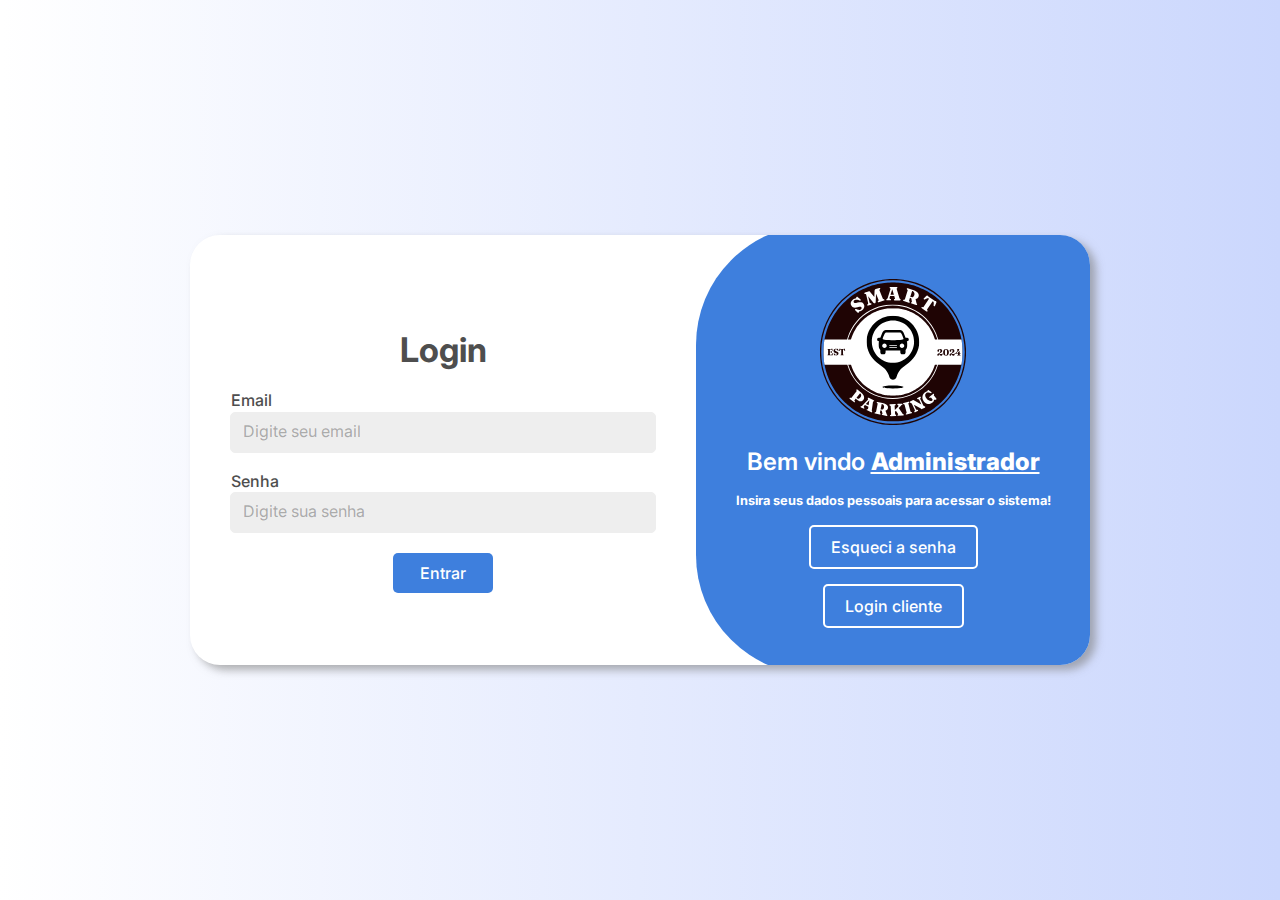
<file: index.html>
<!DOCTYPE html>
<html lang="pt-BR">
<head>
  <meta charset="UTF-8">
  <meta name="viewport" content="width=device-width, initial-scale=1.0">
  <title>Login - Smart Parking</title>
  <link rel="stylesheet" href="../login_adm.css">
  <link rel="stylesheet" href="../reset.css">
</head>
<body>
  <div class="container">
    <div class="login-form">
      <h1>Login</h1>
      <form action="../dashboard.html" method="get">
        <label for="email">Email</label>
        <input type="email" id="email" name="email" placeholder="Digite seu email" required>
    
        <label for="senha">Senha</label>
        <div class="password-wrapper">
            <input type="password" id="senha" name="senha" placeholder="Digite sua senha" required>
        </div>
        <button type="submit">Entrar</button>
    </form>
    
        
      </form>
    </div>
    <div class="info-panel">
      <img src="../PARK.svg" alt="Logo Smart Parking">
      <h2>Bem vindo <span class="adm">Administrador</span></h2>
      <p>Insira seus dados pessoais para acessar o sistema!</p>
      <a href="recuperar_login.html">
        <button>Esqueci a senha</button>
      </a>
      <a href="../login_normal.html">
        <button>Login cliente</button>
      </a>       
    </div>
  </div>
</body>
</html>
</file>
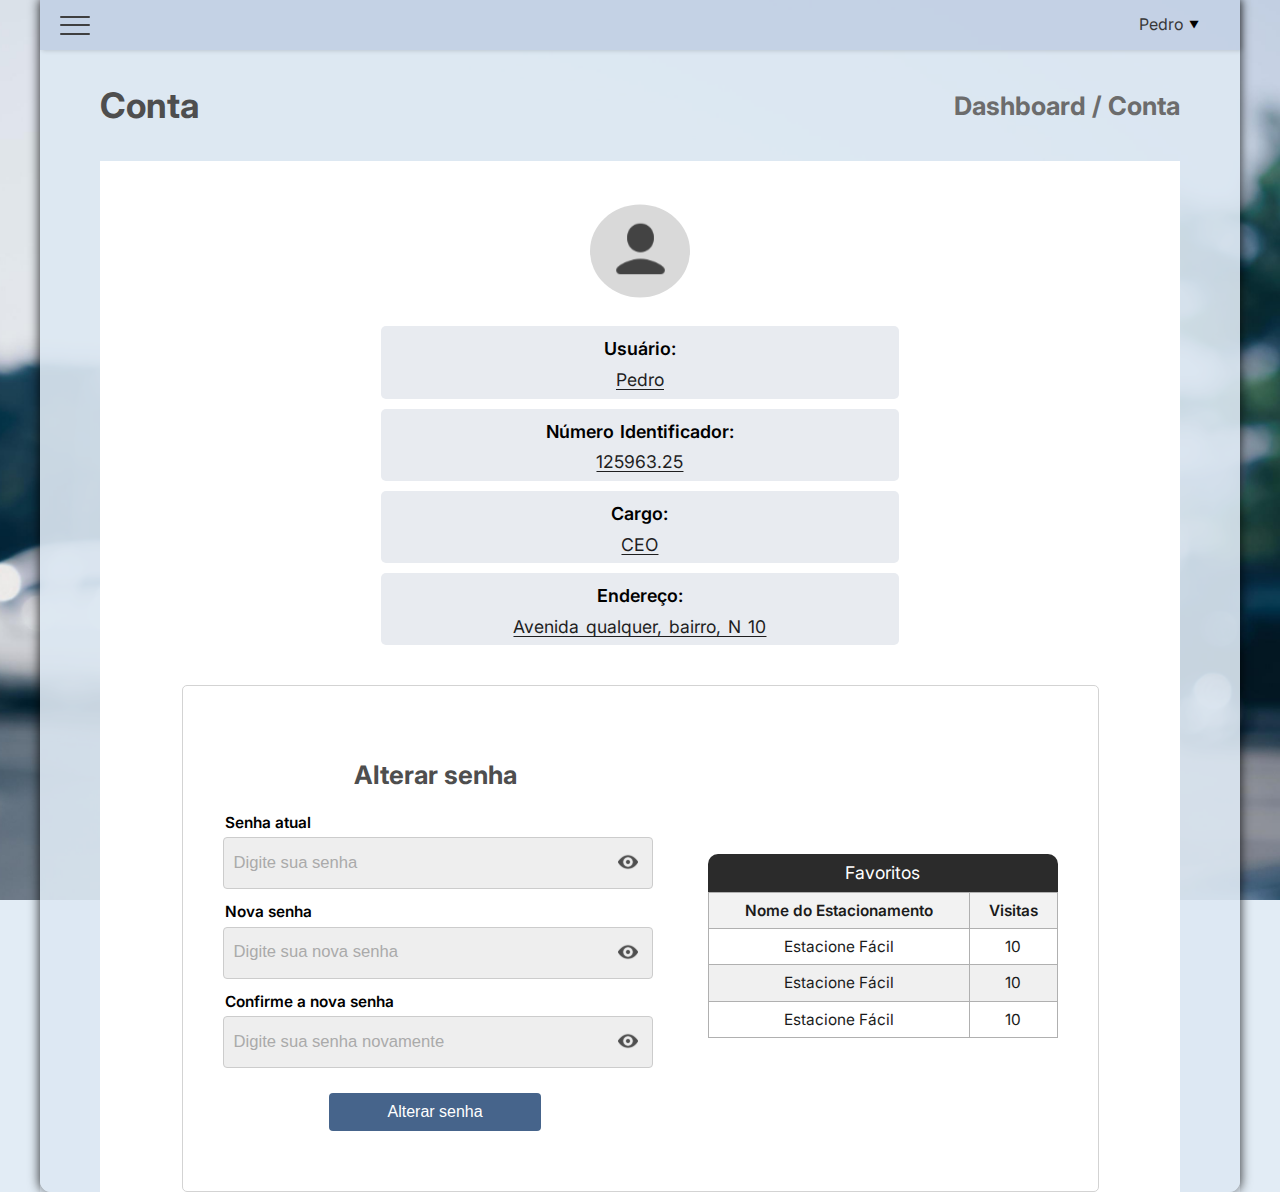
<file: conta.html>
<!DOCTYPE html>
<html lang="pt-br">
<head>
  <meta charset="UTF-8">
  <meta name="viewport" content="width=device-width, initial-scale=1.0">
  <title>Conta</title>
  <link rel="stylesheet" href="../conta.css">
  <link rel="stylesheet" href="../reset.css">
  <link rel="stylesheet" href="../menu_hamburguer.css">
</head>
<body>
   
  <div class="pagewrapper" id="pagewrapper_id">
    <div class="main-content" id="main-content_id">
      <header class="header" id="header_id">
        <input type="checkbox" id="burger">
        <label class="burger1" for="burger">
          <span></span>
          <span></span>
          <span></span>
        </label>
        <div class="user-info">
          <span>Pedro</span>
          <span class="dropdown-arrow">▼</span>
          <div class="dropdown-menu">
            <a href="../conta.html">Meu perfil</a>
            <a href="../index.html">Sair da conta </a>
          </div>
        </div>
        <nav class="sidebar" id="sidebar_id">
          <div class="logo">
            <img src="../PARK.svg" alt="">
            <p class="logo_p">Rotalog Brasil</p>
          </div>
          <ul>
            <li class="sidebar_a">
              <a href="../dashboard.html"><img src="../Performance Macbook.svg" alt="Dashboard Icon"> Dashboard</a>
            </li>
            <li class="sidebar_a">
              <a href="../sensores.html"><img src="../sensores.svg" alt="Sensor Icon"> Verif. Sensores</a>
            </li>
            <li class="sidebar_a">
              <a href="../conta.html"><img src="../User.svg" alt="Account Icon"> Conta</a>
            </li>
            <li class="sidebar_a">
              <a href="../suporte.html"><img src="../Service.svg" alt="Support Icon"> Suporte</a>
            </li>
          </ul>
        </nav>
      </header>

      <main class=" main_2">
        <div class="menu_dash">
            <h2>Conta</h2>
            <p>Dashboard / Conta</p>
        </div>
        <section class="profile-section">
          <div class="profile-card">
            <img class="profile-picture" src="../perfil.svg" alt="Foto de perfil">
            <div>
                <p><strong>Usuário:</strong></p>
                <span>Pedro</span>
            </div>
            <div>
                <p><strong>Número Identificador: </strong></p>
                <span>125963.25</span>
            </div>
            <div>
                <p><strong>Cargo: </strong></p>
                <span>CEO</span>
            </div>
            <div>
                <p><strong>Endereço: </strong></p>
                <span>Avenida qualquer, bairro, N 10</span>
            </div>
            
          </div>
        <div class="favorites_2">
          <div class="favorites">
            <h2>Favoritos</h2>
            <table>
              <thead>
                <tr>
                  <th>Nome do Estacionamento</th>
                  <th>Visitas</th>
                </tr>
              </thead>
              <tbody>
                <tr >
                  <td>Estacione Fácil</td>
                  <td>10</td>
                </tr>
                <tr class="fav_2">
                  <td>Estacione Fácil</td>
                  <td>10</td>
                </tr>
                <tr>
                  <td>Estacione Fácil</td>
                  <td>10</td>
                </tr>
              </tbody>
            </table>
          </div>
          <div class="password-section">
            <h2 class="section-title">Alterar senha</h2>
            <form class="password-form">
                <div class="form-group">
                    <label for="current-password">Senha atual</label>
                    <div class="input-wrapper">
                        <input
                            type="password"
                            id="current-password"
                            name="current-password"
                            placeholder="Digite sua senha"
                            required
                        >
                        <img src="../eye.svg" alt="Mostrar senha" class="input-icon">
                    </div>
                </div>
                <div class="form-group">
                    <label for="new-password">Nova senha</label>
                    <div class="input-wrapper">
                        <input
                            type="password"
                            id="new-password"
                            name="new-password"
                            placeholder="Digite sua nova senha"
                            required
                        >
                        <img src="../eye.svg" alt="Mostrar senha" class="input-icon">
                    </div>
                </div>
                <div class="form-group">
                    <label for="confirm-password">Confirme a nova senha</label>
                    <div class="input-wrapper">
                        <input
                            type="password"
                            id="confirm-password"
                            name="confirm-password"
                            placeholder="Digite sua senha novamente"
                            required
                        >
                        <img src="../eye.svg" alt="Mostrar senha" class="input-icon">
                    </div>
                </div>
                <button type="submit" class="btn-submit">Alterar senha</button>
            </form>
        </div>
    </div>
        </section>

      
          
      </main>
    </div>
  </div>
</body>
</html>
</file>
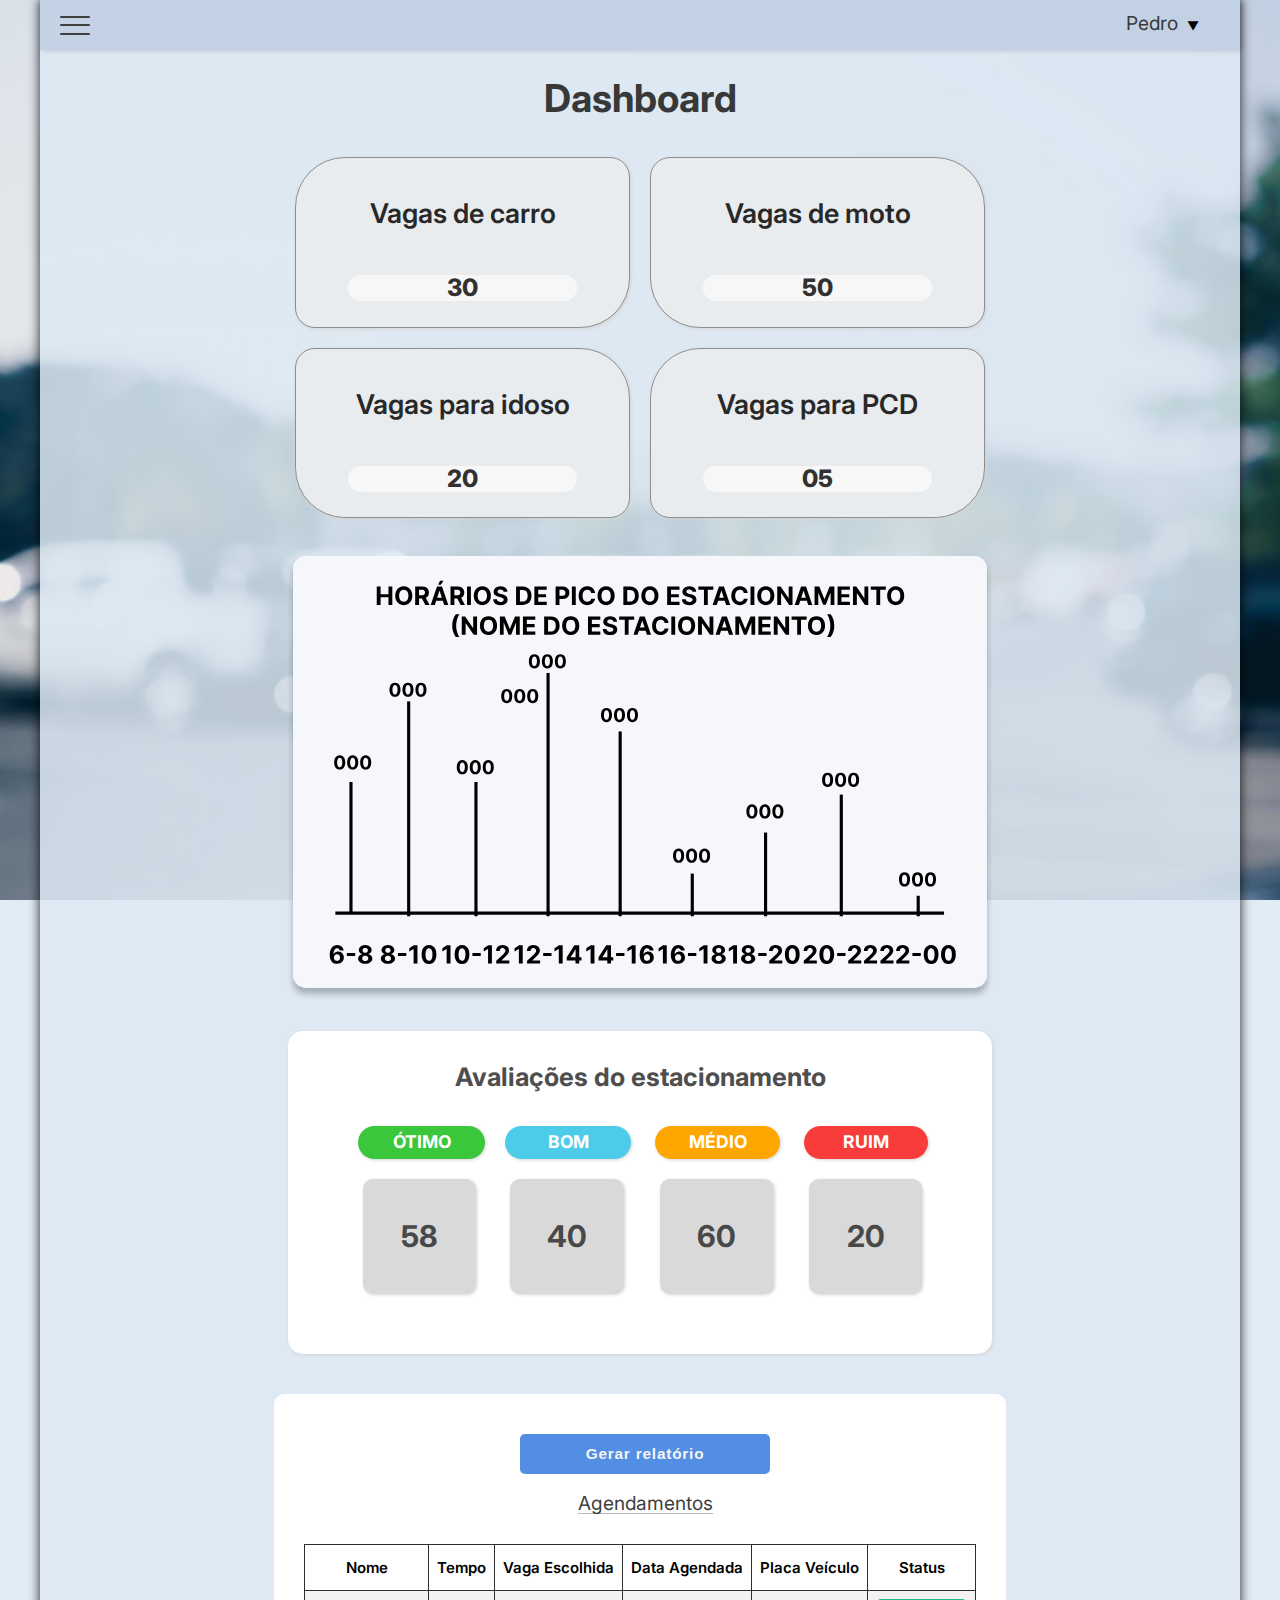
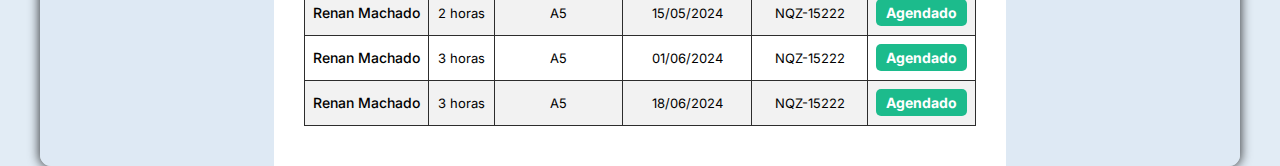
<file: dashboard.html>
<!DOCTYPE html>
<html lang="pt-br">
   <head>
      <meta charset="UTF-8">
      <meta name="viewport" content="width=device-width, initial-scale=1.0">
      <title>Dashboard</title>
      <link rel="stylesheet" href="../dashboard_adm.css">
      <link rel="stylesheet" href="../reset.css">
      <link rel="stylesheet" href="../menu_hamburguer.css">
   </head>
   <body>
      <div class="pagewrapper" id="pagewrapper_id">
         <div class="main-content" id="main-content_id">
            <header class="header" id="header_id">
               <input type="checkbox" id="burger">
               <label class="burger1" for="burger">
               <span></span>
               <span></span>
               <span></span>
               </label>
               <div class="user-info">
                  <span>Pedro</span>
                  <span class="dropdown-arrow">▼</span>
                  <div class="dropdown-menu">
                     <a href="../conta.html">Meu perfil</a>
                      <a href="../index.html">Sair da conta </a>
                  </div>
              </div>            
               <nav class="sidebar" id="sidebar_id">
                  <div class="logo">
                     <img src="../PARK.svg" alt="">
                     <p class="logo_p">Rotalog Brasil</p>
                  </div>
                  <ul>
                     <li class="sidebar_a">
                        <a href="../dashboard.html"><img src="../Performance Macbook.svg" alt="Dashboard Icon"> Dashboard</a>
                     </li>
                     <li class="sidebar_a">
                        <a href="../sensores.svg"><img src="../sensores.svg" alt="Sensor Icon"> Verif. Sensores</a>
                    </li>
                     <li class="sidebar_a">
                        <a href="../conta.html"><img src="../User.svg" alt="Account Icon"> Conta</a>
                     </li>
                     <li class="sidebar_a">
                        <a href="../suporte.html"><img src="../Service.svg" alt="Support Icon"> Suporte</a>
                     </li>
                  </ul>
               </nav>
            </header>
         </div>
         <h2 id="dashboard_id" class="dash">Dashboard</h2>
         <div class="cards" id="cards_id2">
            <div class="card" id="card_id"> 
               <h3>Vagas de carro</h3>
               <p><strong>30</strong></p>
            </div>
            <div class="card card2" id="card_id"> 
               <h3>Vagas de moto</h3>
               <p><strong>50</strong></p>
            </div>
            <div class="card card3" id="card_id">
               <h3>Vagas para idoso</h3>
               <p><strong>20</strong></p>
            </div>
            <div class="card card4" id="card_id">
               <h3>Vagas para PCD</h3>
               <p><strong>05</strong></p>
            </div>
         </div>
         <div class="chart-and-ratings" id="chart-and-ratings">
            <div class="chart">
                <figure id="figure_id">
               <img src="../grafico.svg" alt="Gráfico de horários de pico">
            </figure>
            </div>
            <div class="ratings" id="ratings_id2" >
               <h3 class="parking_h3">Avaliações do estacionamento</h3>
               <div class="ratings-grid" id="ratings_id">
                  <div class="ratings-grid_h3">
                     <h3 class="h3_rating">ÓTIMO</h3>
                     <p><strong>58</strong></p>
                  </div>
                  <div class="ratings-grid_h3" >
                     <h3 class="h3_rating">BOM</h3>
                     <p><strong>40</strong></p>
                  </div>
                  <div class="ratings-grid_h3">
                     <h3 class="h3_rating">MÉDIO</h3>
                     <p><strong>60</strong></p>
                  </div>
                  <div class="ratings-grid_h3">
                     <h3 class="h3_rating">RUIM</h3>
                     <p><strong>20</strong></p>
                  </div>
               </div>
            </div>
         </div>
      </div>
      <section class="appointments" id="appointments_1">
         <button class="report-button">Gerar relatório</button>
         <h3>Agendamentos</h3>
         <table id="table_id">
            <thead>
               <tr class="tr_table">
                  <th>Nome</th>
                  <th>Tempo</th>
                  <th>Vaga Escolhida</th>
                  <th>Data Agendada</th>
                  <th>Placa Veículo</th>
                  <th>Status</th>
               </tr>
            </thead>
            <tbody>
               <tr class="tr_table1">
                  <td id="main_name_table">Renan Machado</td>
                  <td>2 horas</td>
                  <td>A5</td>
                  <td>15/05/2024</td>
                  <td>NQZ-15222</td>
                  <td><span class="status-agendado">Agendado</span></td>
               </tr>
               <tr id="tr_table2">
                  <td id="main_name_table">Renan Machado</td>
                  <td>3 horas</td>
                  <td>A5</td>
                  <td>01/06/2024</td>
                  <td>NQZ-15222</td>
                  <td><span class="status-agendado">Agendado</span></td>
               </tr>
               <tr class="tr_table3">
                  <td id="main_name_table">Renan Machado</td>
                  <td>3 horas</td>
                  <td>A5</td>
                  <td>18/06/2024</td>
                  <td>NQZ-15222</td>
                  <td><span class="status-agendado">Agendado</span></td>
               </tr>
            </tbody>
         </table>
      </section>
      </div>
      </div>
   </body>
</html>
</file>
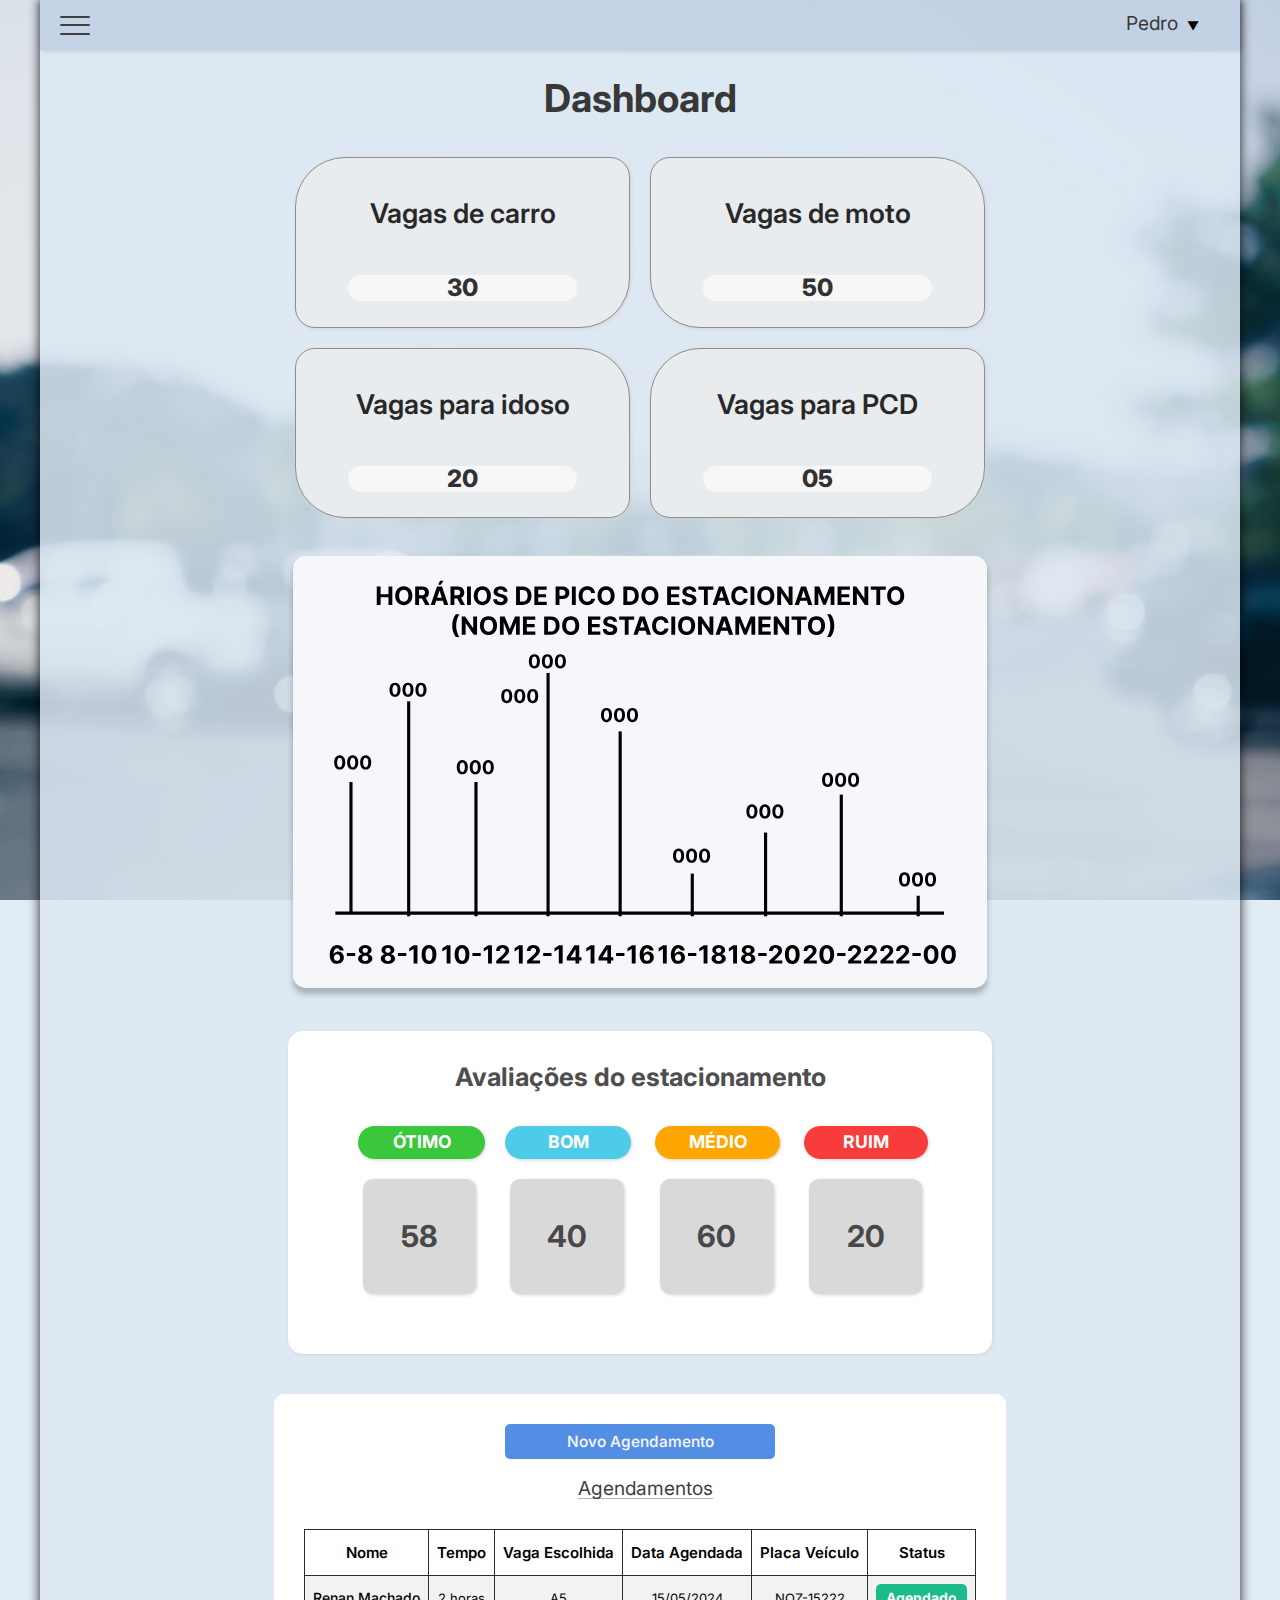
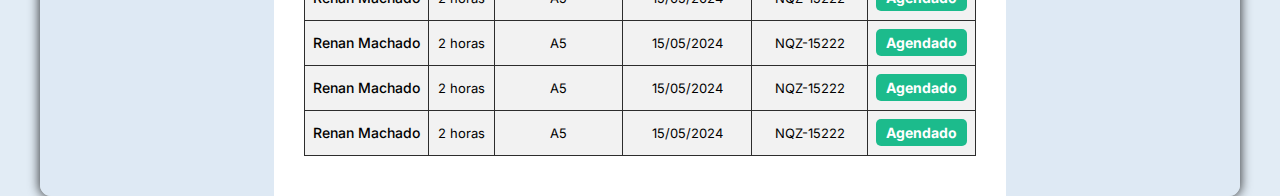
<file: dashboard_normal.html>
<!DOCTYPE html>
<html lang="pt-br">
   <head>
      <meta charset="UTF-8">
      <meta name="viewport" content="width=device-width, initial-scale=1.0">
      <title>Dashboard</title>
      <link rel="stylesheet" href="../dashboard_normal.css">
      <link rel="stylesheet" href="../reset.css">
      <link rel="stylesheet" href="../menu_hamburguer.css">
   </head>
   <body>
      <div class="pagewrapper" id="pagewrapper_id">
         <div class="main-content" id="main-content_id">
            <header class="header" id="header_id">
               <input type="checkbox" id="burger">
               <label class="burger1" for="burger">
               <span></span>
               <span></span>
               <span></span>
               </label>
               <div class="user-info">
                  <span>Pedro</span>
                  <span class="dropdown-arrow">▼</span>
                  <div class="dropdown-menu">
                      <a href="../conta.html">Meu perfil</a>
                      <a href="../index.html">Sair da conta </a>
                  </div>
              </div>            
               <nav class="sidebar" id="sidebar_id">
                  <div class="logo">
                     <img src="../PARK.svg" alt="">
                     <p class="logo_p">Rotalog Brasil</p>
                  </div>
                  <ul>
                     <li class="sidebar_a">
                        <a href="../dashboard_normal.html"><img src="../Performance Macbook.svg" alt="Dashboard Icon"> Dashboard</a>
                     </li>
                    
                     <li class="sidebar_a">
                        <a href="../conta.html"><img src="../User.svg" alt="Account Icon"> Conta</a>
                     </li>
                     <li class="sidebar_a">
                        <a href="../suporte.html"><img src="../Service.svg" alt="Support Icon"> Suporte</a>
                     </li>
                  </ul>
               </nav>
            </header>
         </div>
         <h2 id="dashboard_id" class="dash">Dashboard</h2>
         <div class="cards" id="cards_id2">
            <div class="card" id="card_id"> 
               <h3>Vagas de carro</h3>
               <p><strong>30</strong></p>
            </div>
            <div class="card card2" id="card_id"> 
               <h3>Vagas de moto</h3>
               <p><strong>50</strong></p>
            </div>
            <div class="card card3" id="card_id">
               <h3>Vagas para idoso</h3>
               <p><strong>20</strong></p>
            </div>
            <div class="card card4" id="card_id">
               <h3>Vagas para PCD</h3>
               <p><strong>05</strong></p>
            </div>
         </div>
         <div class="chart-and-ratings" id="chart-and-ratings">
            <div class="chart">
                <figure id="figure_id">
               <img src="../grafico.svg" alt="Gráfico de horários de pico">
            </figure>
            </div>
            <div class="ratings" id="ratings_id2" >
               <h3 class="parking_h3">Avaliações do estacionamento</h3>
               <div class="ratings-grid" id="ratings_id">
                  <div class="ratings-grid_h3">
                     <h3 class="h3_rating">ÓTIMO</h3>
                     <p><strong>58</strong></p>
                  </div>
                  <div class="ratings-grid_h3" >
                     <h3 class="h3_rating">BOM</h3>
                     <p><strong>40</strong></p>
                  </div>
                  <div class="ratings-grid_h3">
                     <h3 class="h3_rating">MÉDIO</h3>
                     <p><strong>60</strong></p>
                  </div>
                  <div class="ratings-grid_h3">
                     <h3 class="h3_rating">RUIM</h3>
                     <p><strong>20</strong></p>
                  </div>
               </div>
            </div>
         </div>
      </div>
      <section class="appointments" id="appointments_1">

   <a href="#modal" class="report-button">Novo Agendamento</a>
   <h3>Agendamentos</h3>
   <table id="table_id">
      <thead>
         <tr class="tr_table">
            <th>Nome</th>
            <th>Tempo</th>
            <th>Vaga Escolhida</th>
            <th>Data Agendada</th>
            <th>Placa Veículo</th>
            <th>Status</th>
         </tr>
      </thead>
      <tbody>
         <tr class="tr_table1">
            <td id="main_name_table">Renan Machado</td>
            <td>2 horas</td>
            <td>A5</td>
            <td>15/05/2024</td>
            <td>NQZ-15222</td>
            <td><span class="status-agendado">Agendado</span></td>
         </tr>
      </tbody>
      <tbody>
        <tr class="tr_table1">
           <td id="main_name_table">Renan Machado</td>
           <td>2 horas</td>
           <td>A5</td>
           <td>15/05/2024</td>
           <td>NQZ-15222</td>
           <td><span class="status-agendado">Agendado</span></td>
        </tr>
     </tbody>
     <tbody>
        <tr class="tr_table1">
           <td id="main_name_table">Renan Machado</td>
           <td>2 horas</td>
           <td>A5</td>
           <td>15/05/2024</td>
           <td>NQZ-15222</td>
           <td><span class="status-agendado">Agendado</span></td>
        </tr>
     </tbody>
     <tbody>
        <tr class="tr_table1">
           <td id="main_name_table">Renan Machado</td>
           <td>2 horas</td>
           <td>A5</td>
           <td>15/05/2024</td>
           <td>NQZ-15222</td>
           <td><span class="status-agendado">Agendado</span></td>
        </tr>
     </tbody>
   </table>
</section>

<div class="modal" id="modal">
    <div class="modal-content">
       <a href="#appointments_1" class="close-button">✕</a>
       <h2>Novo Agendamento</h2>
       <form>
          <label for="nome">Nome</label>
          <input type="text" id="nome" placeholder="Digite seu nome">
 
          <label for="placa">Placa do veículo</label>
          <input type="text" id="placa" placeholder="Digite a placa do veículo">
 
          <label for="identificador">Nº identificador</label>
          <input type="text" id="identificador" placeholder="Digite seu número de identificação">
         
 
          <label for="tipo-veiculo">Tipo Veículo</label>
          <div class="radio-group">
             <label><input type="radio" name="tipo-veiculo" value="carro"> Carro</label>
             <label><input type="radio" name="tipo-veiculo" value="moto" checked> Moto</label>
          </div>
 
          <label for="tempo">Tempo</label>
          <select id="tempo">
             <option>Selecione</option>
             <option>1 hora</option>
             <option>2 horas</option>
             <option>3 horas</option>
          </select>
 
          <label class="choose">Escolha sua Vaga</label>
          <div class="vaga-container">
            <input type="radio" id="vaga-1" name="vaga" class="vaga-input">
            <label for="vaga-1" class="vaga">A0</label>
        
            <input type="radio" id="vaga-2" name="vaga" class="vaga-input">
            <label for="vaga-2" class="vaga">A1</label>
        
            <input type="radio" id="vaga-3" name="vaga" class="vaga-input">
            <label for="vaga-3" class="vaga">A2</label>
        
            <input type="radio" id="vaga-4" name="vaga" class="vaga-input">
            <label for="vaga-4" class="vaga">A3</label>
        
            <input type="radio" id="vaga-5" name="vaga" class="vaga-input">
            <label for="vaga-5" class="vaga">A4</label>
        
            <input type="radio" id="vaga-6" name="vaga" class="vaga-input">
            <label for="vaga-6" class="vaga">A5</label>
        
            <input type="radio" id="vaga-7" name="vaga" class="vaga-input">
            <label for="vaga-7" class="vaga">A6</label>
        
            <input type="radio" id="vaga-8" name="vaga" class="vaga-input">
            <label for="vaga-8" class="vaga">A7</label>
        
            <input type="radio" id="vaga-9" name="vaga" class="vaga-input">
            <label for="vaga-9" class="vaga">A8</label>
        
            <input type="radio" id="vaga-10" name="vaga" class="vaga-input">
            <label for="vaga-10" class="vaga">A9</label>

            <input type="radio" id="vaga-11" name="vaga" class="vaga-input">
            <label for="vaga-11" class="vaga">A10</label>
            <input type="radio" id="vaga-12" name="vaga" class="vaga-input">
            <label for="vaga-12" class="vaga">A11</label>
        </div>
        
 
          <label>Data Do Agendamento</label>
          <div class="date-group">
             <select>
                <option>01</option>
                <option>02</option>
                <option>03</option>
             </select>
             <select>
                <option>Janeiro</option>
                <option>Fevereiro</option>
                <option>Março</option>
             </select>
             <select>
                <option>2024</option>
             </select>
          </div>
 
          <div class="buttons">
            <a href="#appointments_1" class="cancelar">Cancelar</a>
            <a href="#close-modal" class="reservar">Reservar</a> 
        </div>
       </form>
    </div>
 </div>
 

      </div>
      </div>
   </body>
</html>
</file>
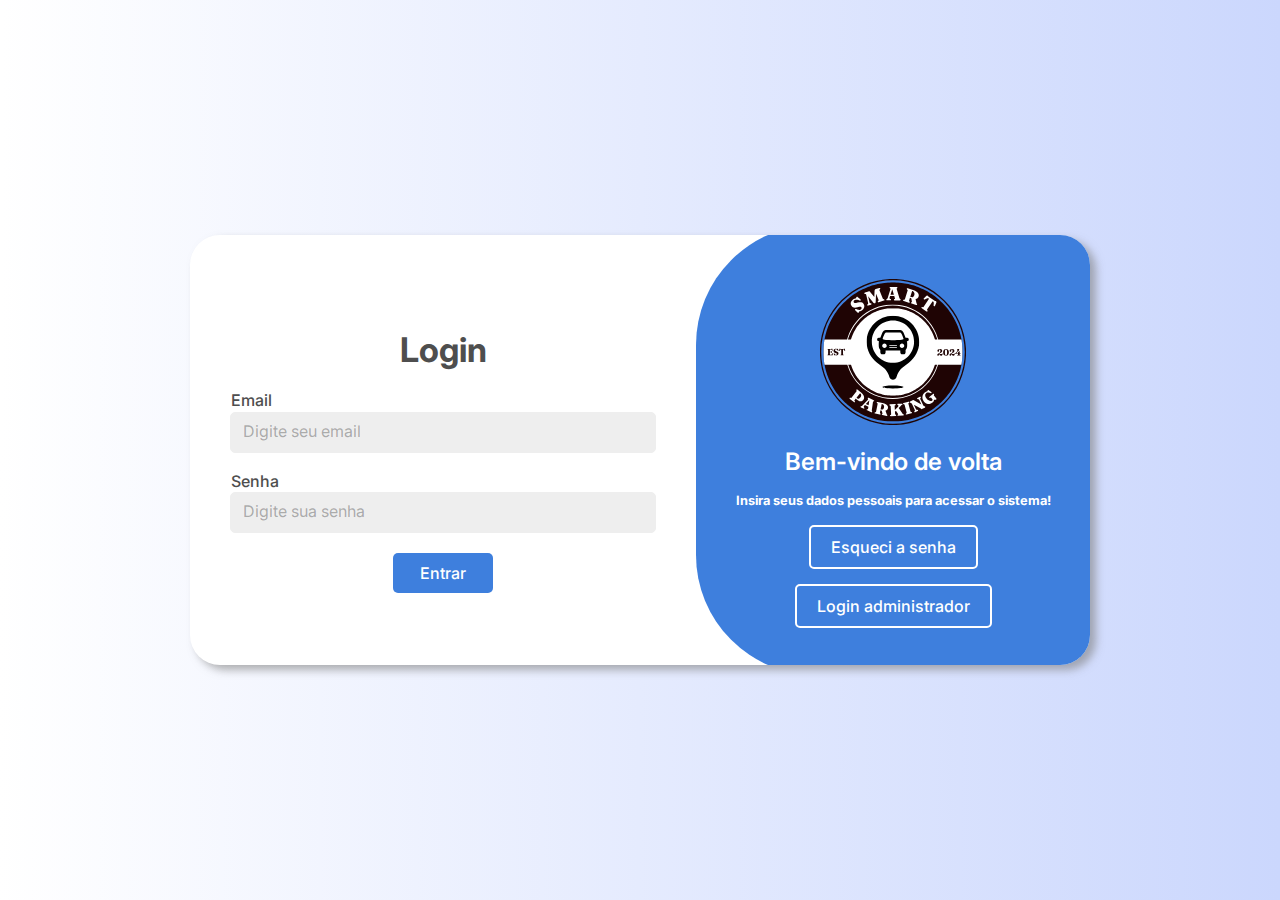
<file: login_normal.html>
<!DOCTYPE html>
<html lang="pt-BR">
<head>
  <meta charset="UTF-8">
  <meta name="viewport" content="width=device-width, initial-scale=1.0">
  <title>Login - Smart Parking</title>
  <link rel="stylesheet" href="../login_adm.css">
  <link rel="stylesheet" href="../reset.css">
</head>
<body>
  <div class="container">
    <div class="login-form">
      <h1>Login</h1>
      <form action="../dashboard_normal.html" method="get">
        <label for="email">Email</label>
        <input type="email" id="email" name="email" placeholder="Digite seu email" required>
    
        <label for="senha">Senha</label>
        <div class="password-wrapper">
          <input type="password" id="senha" name="senha" placeholder="Digite sua senha" required>
        </div>
        
        <button type="submit">Entrar</button>
      </form>
    </div>
    <div class="info-panel">
      <img src="../PARK.svg" alt="Logo Smart Parking">
      <h2>Bem-vindo de volta</h2>
      <p>Insira seus dados pessoais para acessar o sistema!</p>
      <a href="../recuperar_login.html">
        <button type="button">Esqueci a senha</button>
      </a>   
      <a href="../index.html">
        <button type="button" id="button2">Login administrador</button>
      </a>     
    </div>
  </div>
</body>
</html>
</file>
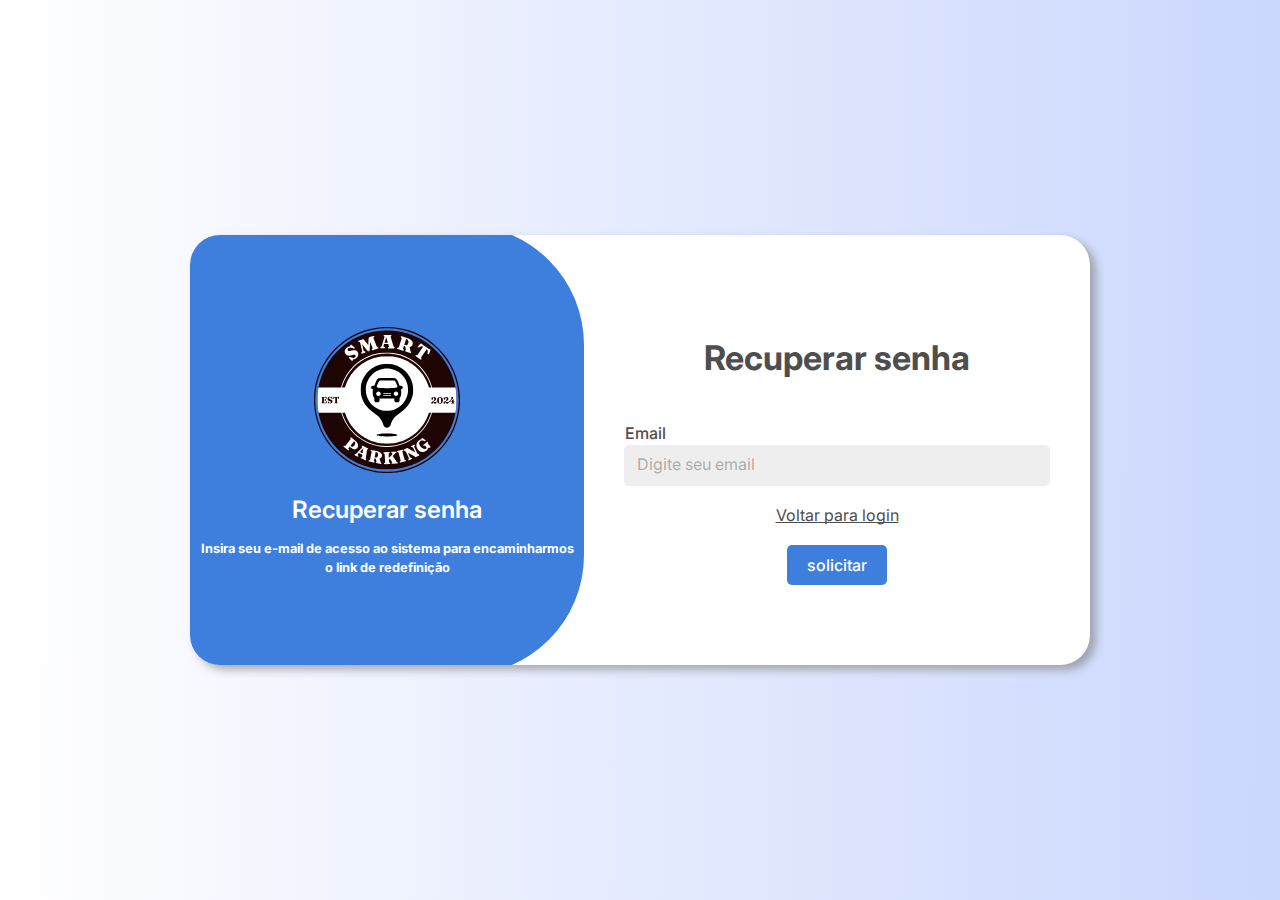
<file: recuperar_login.html>
<!DOCTYPE html>
<html lang="pt-BR">
<head>
  <meta charset="UTF-8">
  <meta name="viewport" content="width=device-width, initial-scale=1.0">
  <title>Login - Smart Parking</title>
  <link rel="stylesheet" href="../recover_login.css">
  <link rel="stylesheet" href="../reset.css">
</head>
<body>
  <div class="container">
    <div class="info-panel">
        <img src="../PARK.svg" alt="Logo Smart Parking">
        <h2>Recuperar senha</h2>
        <p>Insira seu e-mail de acesso ao sistema para encaminharmos o link de redefinição</p>
     
      </div>
    <div class="login-form">
      <h1>Recuperar senha</h1>
      <form class="forms">
        <label for="email">Email</label>
        <input type="email" id="email" name="email" placeholder="Digite seu email">
        <a class="recover_anchor" href="index.html">Voltar para login</a>
        <button type="submit">solicitar</button>
      </form>
    </div>     
    </div>
  </div>
</body>
</html>
</file>
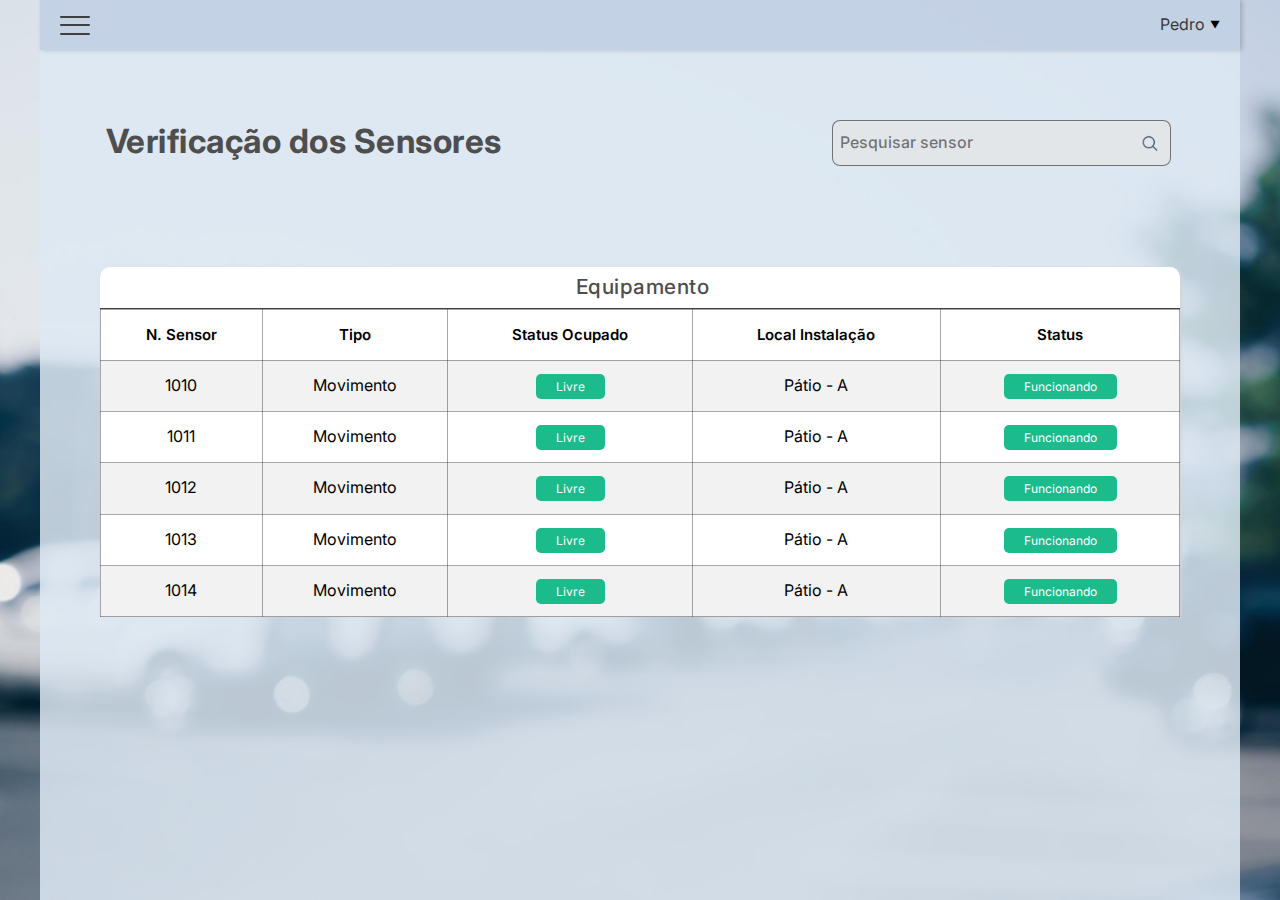
<file: sensores.html>
<!DOCTYPE html>
<html lang="pt-BR">
<head>
    <meta charset="UTF-8">
    <meta name="viewport" content="width=device-width, initial-scale=1.0">
    <title>Verificação dos Sensores</title>
    <link rel="stylesheet" href="../sensores.css">
    <link rel="stylesheet" href="../reset.css">
    <link rel="stylesheet" href="../menu_hamburguer.css">
</head>

<body>
    <div class="pagewrapper" id="pagewrapper_id">
        <div class="main-content" id="main-content_id">
            <header class="header" id="header_id">
                <input type="checkbox" id="burger">
                <label class="burger1" for="burger">
                    <span></span>
                    <span></span>
                    <span></span>
                </label>
                <div class="user-info">
                    <span>Pedro</span>
                    <span class="dropdown-arrow">▼</span>
                    <div class="dropdown-menu">
                        <a href="../conta.html">Meu perfil</a>
                        <a href="../index.html">Sair da conta </a>
                    </div>
                </div>              
                <nav class="sidebar" id="sidebar_id">
                    <div class="logo">
                        <img src="../PARK.svg" alt="">
                        <p class="logo_p">Rotalog Brasil</p>
                    </div>
                    <ul>
                        <li class="sidebar_a">
                            <a href="../dashboard.html"><img src="../Performance Macbook.svg" alt="Dashboard Icon"> Dashboard</a>
                        </li>
                        <li class="sidebar_a">
                            <a href="../sensores.html"><img src="../sensores.svg" alt="Sensor Icon"> Verif. Sensores</a>
                        </li>
                        <li class="sidebar_a">
                            <a href="../conta.html"><img src="../User.svg" alt="Account Icon"> Conta</a>
                        </li>
                        <li class="sidebar_a">
                            <a href="../suporte.html"><img src="../Service.svg" alt="Support Icon"> Suporte</a>
                        </li>
                    </ul>
                </nav>
            </header>
        </div>
        <div class="main-content1">
            <header class="header_2" id="header_id2">
                <h1>Verificação dos Sensores</h1>
                <div class="search-container">
                    <input type="text" placeholder="Pesquisar sensor">
                    <img src="../Search.svg" alt="Lupa" class="search-icon">
                </div>
            </header>
            <section class="main_table1" id="table_main1">
            <div class="table_main">
                <table id="table_id">
                    <div class="equipamento_div"><h3>Equipamento</h3></div>
                    <thead>
                        <tr>
                            <th>N. Sensor</th>
                            <th>Tipo</th>
                            <th>Status Ocupado</th>
                            <th>Local Instalação</th>
                            <th>Status</th>
                        </tr>
                    </thead>
                    <tbody>
                        <tr class="tr_1">
                            <td>1010</td>
                            <td>Movimento</td>
                            <td><span class="badge free">Livre</span></td>
                            <td>Pátio - A</td>
                            <td><span class="badge working">Funcionando</span></td>
                        </tr>
                        <tr>
                            <td>1011</td>
                            <td>Movimento</td>
                            <td><span class="badge free">Livre</span></td>
                            <td>Pátio - A</td>
                            <td><span class="badge working">Funcionando</span></td>
                        </tr>
                        <tr class="tr_1">
                            <td>1012</td>
                            <td>Movimento</td>
                            <td><span class="badge free">Livre</span></td>
                            <td>Pátio - A</td>
                            <td><span class="badge working">Funcionando</span></td>
                        </tr>
                        <tr>
                            <td>1013</td>
                            <td>Movimento</td>
                            <td><span class="badge free">Livre</span></td>
                            <td>Pátio - A</td>
                            <td><span class="badge working">Funcionando</span></td>
                        </tr>
                        <tr class="tr_1">
                            <td>1014</td>
                            <td>Movimento</td>
                            <td><span class="badge free">Livre</span></td>
                            <td>Pátio - A</td>
                            <td><span class="badge working">Funcionando</span></td>
                        </tr>
                    </tbody>
                </table>
            </div>
        </section>
        </div>
    </div>
</body>

</html>
</file>
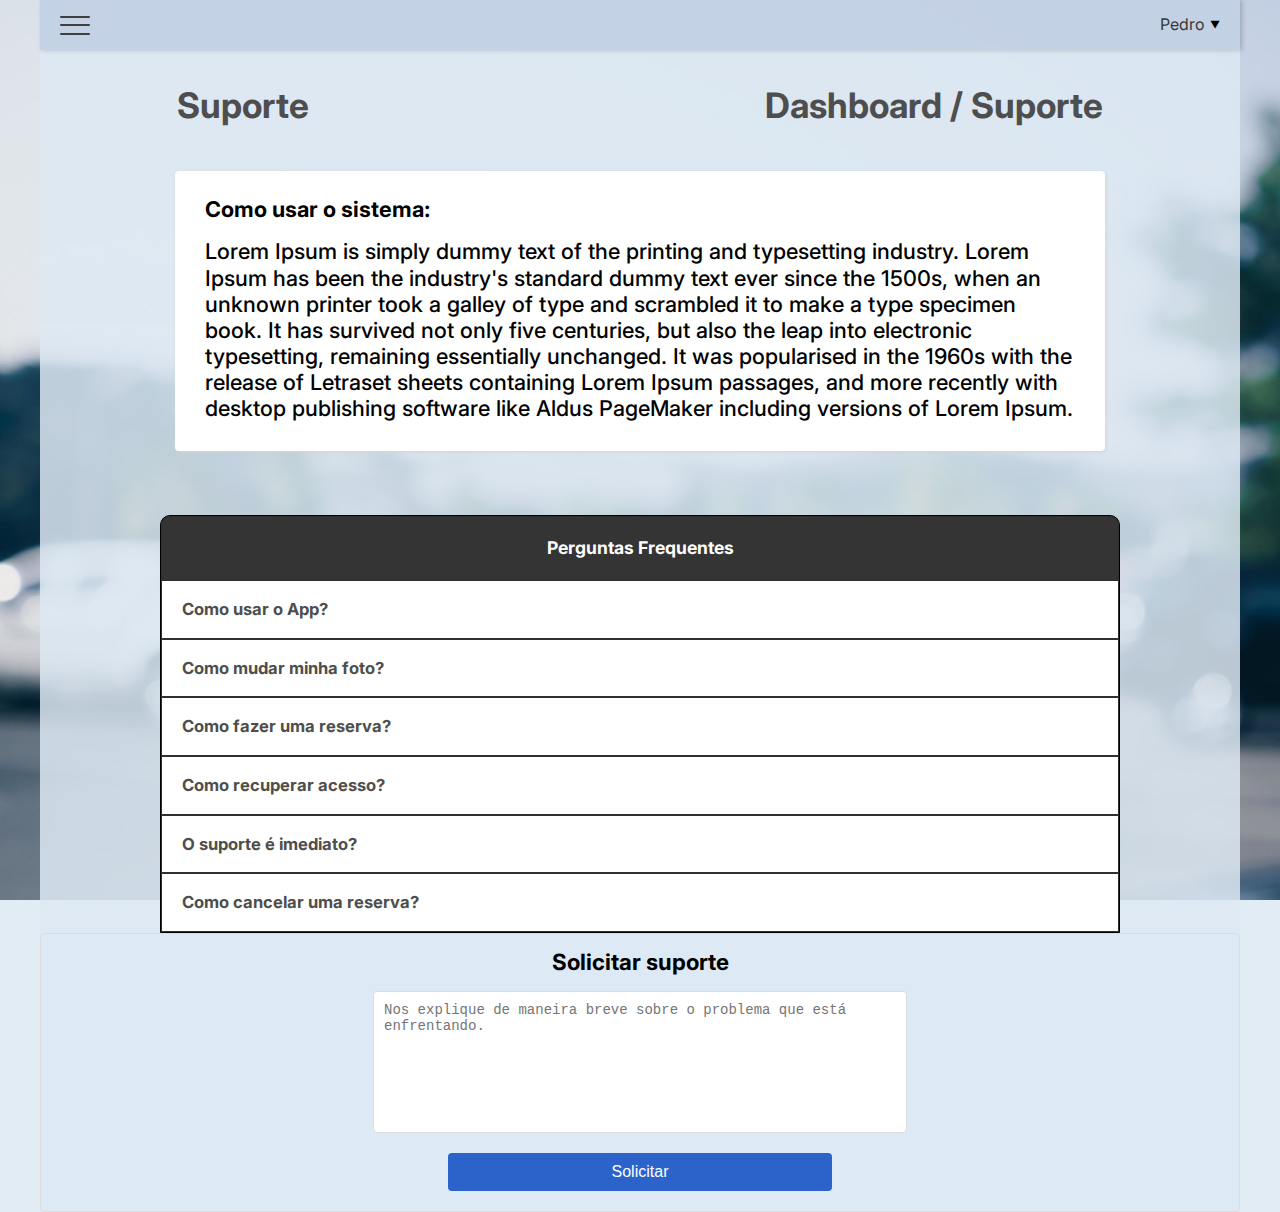
<file: suporte.html>
<!DOCTYPE html>
<html lang="pt-br">
   <head>
      <meta charset="UTF-8">
      <meta name="viewport" content="width=device-width, initial-scale=1.0">
      <title>Dashboard</title>
      <link rel="stylesheet" href="../suport.css">
      <link rel="stylesheet" href="../reset.css">
      <link rel="stylesheet" href="../menu_hamburguer.css">
   </head>
   <body>
      <div class="pagewrapper" id="pagewrapper_id">
         <div class="main-content" id="main-content_id">
            <header class="header" id="header_id">
               <input type="checkbox" id="burger">
               <label class="burger1" for="burger">
               <span></span>
               <span></span>
               <span></span>
               </label>
               <div class="user-info">
                  <span>Pedro</span>
                  <span class="dropdown-arrow">▼</span>
                  <div class="dropdown-menu">
                    <a href="../conta.html">Meu perfil</a>
                      <a href="../index.html">Sair da conta </a>
                  </div>
              </div>            
               <nav class="sidebar" id="sidebar_id">
                  <div class="logo">
                     <img src="../PARK.svg" alt="">
                     <p class="logo_p">Rotalog Brasil</p>
                  </div>
                  <ul>
                     <li class="sidebar_a">
                        <a href="../dashboard.html"><img src="../Performance Macbook.svg" alt="Dashboard Icon"> Dashboard</a>
                     </li>
                     <li class="sidebar_a">
                        <a href="../sensores.html"><img src="../sensores.svg" alt="Sensor Icon"> Verif. Sensores</a>
                     </li>
                     <li class="sidebar_a">
                        <a href="../conta.html"><img src="../User.svg" alt="Account Icon"> Conta</a>
                     </li>
                     <li class="sidebar_a">
                        <a href="../suporte.html"><img src="../Service.svg" alt="Support Icon"> Suporte</a>
                     </li>
                  </ul>
               </nav>
            </header>
            <main class="main-content">
                <header class="header_2">
                    <h1>Suporte</h1>
                    <p>Dashboard / Suporte</p>
                </header>
                <section class="faq">
                    <div class="faq-details">
                        <h3>Como usar o sistema:</h3>
                        <p>Lorem Ipsum is simply dummy text of the printing and typesetting industry. Lorem Ipsum has been the industry's standard dummy text ever since the 1500s, when an unknown printer took a galley of type and scrambled it to make a type specimen book. It has survived not only five centuries, but also the leap into electronic typesetting, remaining essentially unchanged. It was popularised in the 1960s with the release of Letraset sheets containing Lorem Ipsum passages, and more recently with desktop publishing software like Aldus PageMaker including versions of Lorem Ipsum.</p>
                    </div>
                    
                <div class="faq-list">
                        <h2>Perguntas Frequentes</h2>
                    
                    <div class="faq-item">
                        <input type="checkbox" id="faq1">
                        <label for="faq1" class="faq-label">Como usar o App?</label>
                        <div class="faq-content">
                            Para usar o app, faça login com suas credenciais, explore as funcionalidades disponíveis no menu principal e siga as instruções fornecidas.
                        </div>
                    </div>

                    <div class="faq-item">
                        <input type="checkbox" id="faq2">
                        <label for="faq2" class="faq-label">Como mudar minha foto?</label>
                        <div class="faq-content">
                            Para mudar sua foto, acesse o perfil, clique na imagem atual e selecione uma nova foto no dispositivo.
                        </div>
                    </div>

                    <div class="faq-item">
                        <input type="checkbox" id="faq3">
                        <label for="faq3" class="faq-label">Como fazer uma reserva?</label>
                        <div class="faq-content">
                            Clique na aba "Reservas", escolha a data e horário desejados, e confirme os detalhes.
                        </div>
                    </div>

                    <div class="faq-item">
                        <input type="checkbox" id="faq4">
                        <label for="faq4" class="faq-label">Como  recuperar acesso?</label>
                        <div class="faq-content">
                            Acesse a seção "Minhas Reservas", selecione a reserva que deseja cancelar e clique em "Cancelar".
                        </div>
                    </div>

                    <div class="faq-item">
                        <input type="checkbox" id="faq5">
                        <label for="faq5" class="faq-label">O suporte é imediato?</label>
                        <div class="faq-content">
                            Acesse a seção "Minhas Reservas", selecione a reserva que deseja cancelar e clique em "Cancelar".
                        </div>
                    </div>

                    <div class="faq-item">
                        <input type="checkbox" id="faq6">
                        <label for="faq6" class="faq-label">Como cancelar uma reserva?</label>
                        <div class="faq-content">
                            Acesse a seção "Minhas Reservas", selecione a reserva que deseja cancelar e clique em "Cancelar".
                        </div>
                    </div>

                </div>

                </section>
                <section class="support-form">
                    <h2>Solicitar suporte</h2>
                    <form class="text_2">
                        <textarea id="problem-description" placeholder="Nos explique de maneira breve sobre o problema que está enfrentando."></textarea>
                        <button type="submit">Solicitar</button>
                    </form>
                </section>
            </main>
        </div>
    </body>
</html>
</file>
<file: login_adm.css>
@import url('https://fonts.googleapis.com/css2?family=Inter:ital,opsz,wght@0,14..32,100..900;1,14..32,100..900&display=swap');

  body {
    font-family: "Inter", sans-serif;
    background-color: #f5f5f5;
    display: flex;
    justify-content: center;
    align-items: center;
    height: 100vh;
    background: linear-gradient(90.13deg, #FFFFFF 0.1%, #CBD7FD 99.88%);
  }
  
  .container {
    font-family: "Inter", sans-serif;
    display: flex;
    width: 700px;
    background: white;
    flex-direction: column;
    border-radius: 30px;
    box-shadow: 0 4px 6px rgba(0, 0, 0, 0.1);
    overflow: hidden;
    -webkit-box-shadow: 6px 5px 9px 0px rgba(122,122,122,0.58);
   -moz-box-shadow: 6px 5px 9px 0px rgba(122,122,122,0.58);
    box-shadow: 6px 5px 9px 0px rgba(122,122,122,0.58);
  }
  
  .login-form {
    margin: 0 auto;
    padding: 40px;
  }
  
  .login-form h1 {
    font-family: "Inter", sans-serif;
    font-size: 34px;
    font-weight: 700;
    line-height: 2.5;
    text-align: center;
    color: #4E4E4E;
    
    
  }
  
  .login-form label {
    display: block;
    margin-bottom: 3.4px;
    color: #4E4E4E;
    padding-left: 1px;
    font-family: "Inter", sans-serif;
    font-size: clamp(1rem, 1.2vw , 1.2rem);
    font-weight: 500;


  }
  .login-form input::placeholder{
    font-family: "Inter", sans-serif;
    font-size: clamp(1rem, 1.05vw , 1.05rem);
    font-weight: 400;
    color:  #0000004D;


  }
  
  .login-form input {
    width: clamp(200px, 45vw, 550px);
    background-color: #EEEEEE;
    padding: 12px;
    margin-bottom: 20px;
    border: 1px solid #EEEEEE;
    border-radius: 5px;
  }
  
  .password-wrapper {
    position: relative;
  }
  
  .password-wrapper .show-password {
    position: absolute;
    top: 50%;
    right: 10px;
    transform: translateY(-50%);
    cursor: pointer;
  }
  
  .login-form button {
    width: 100px;
    margin:  0 auto;
    display: flex;
    align-items: center;
    justify-content: center;
    padding: 10px;
    border: none;
    background-color: #3E7FDD;
    font-family: "Inter", sans-serif;
    font-size: 16px;
    font-weight: 500;
    color: #ffffff;
    border-radius: 5px;
    cursor: pointer;
  }
  
  .login-form button:hover {
    background-color:#235ba8;
  }
  
  .adm{
    color: #ffffff;
    text-decoration: underline;
    font-weight: 800;
  }
  .info-panel {
    background: #3E7FDD;
    color: white;
    text-align: center;
    display: flex;
    width: 100%;
    padding-bottom: 20px;
    border-radius: 0px 0px 30px 30px;
    flex-direction: column;
    justify-content: center;
    align-items: center;
    gap: 10px;

  }
  
  .info-panel img {
    width: 150px;
    margin-bottom: 20px;
  }
  
  .info-panel h2 {
    font-family: "Inter", sans-serif;
   margin-top: -30px;
    font-size: 24px;
    font-weight: 700;
    line-height: 29.05px;
    text-align: center;
    

  }
  
  .info-panel p {
    font-family: "Inter", sans-serif;
    font-size: 12px;
    font-weight: 600;
    line-height: 3;
    text-align: center;
  
    
  }
  
  .info-panel button {
    padding: 10px 20px;
    border: 2px solid white;
    background-color: transparent;
    color: white;
    font-size: 1rem;
    border-radius: 5px;
    cursor: pointer;
    font-family: "Inter", sans-serif;
    font-weight: 500;




  }
  
  .info-panel button:hover {
    background-color: white;
    color: #007bff;
  }
  @media (min-width: 700px) {
    .container {
      font-family: "Inter", sans-serif;
      display: flex;
      width: 900px;
      height: 430px;
      align-items: center;
      background: white;
      flex-direction:row;
      border-radius: 30px;
      box-shadow: 0 4px 6px rgba(0, 0, 0, 0.1);
      overflow: hidden;
      -webkit-box-shadow: 6px 5px 9px 0px rgba(122,122,122,0.58);
     -moz-box-shadow: 6px 5px 9px 0px rgba(122,122,122,0.58);
      box-shadow: 6px 5px 9px 0px rgba(122,122,122,0.58);
    } 
    .login-form {
      margin: 0 auto;
      padding: 40px;
    }
    
    .login-form h1 {
      font-family: "Inter", sans-serif;
      font-size: 34px;
      font-weight: 700;
      line-height: 2.5;
      text-align: center;
      color: #4E4E4E;
      
      
    }
    
    .login-form label {
      display: block;
      margin-bottom: 3.4px;
      color: #4E4E4E;
      padding-left: 1px;
      font-family: "Inter", sans-serif;
      font-size: clamp(1rem, 1.2vw , 1.2rem);
      font-weight: 500;
  
  
    }
    .login-form input::placeholder{
      font-family: "Inter", sans-serif;
      font-size: clamp(1rem, 1.02vw , 1.02rem);
      font-weight: 400;
      color:  #0000004D;
  
  
    }
    
    .login-form input {
      width: clamp(200px, 45vw, 400px);
      background-color: #EEEEEE;
      padding: 12px;
      margin-bottom: 20px;
      border: 1px solid #EEEEEE;
      border-radius: 5px;
    }
    
    .password-wrapper {
      position: relative;
    }
    
    .password-wrapper .show-password {
      position: absolute;
      top: 50%;
      right: 10px;
      transform: translateY(-50%);
      cursor: pointer;
    }
    
    .login-form button {
      width: 100px;
      margin:  0 auto;
      display: flex;
      align-items: center;
      justify-content: center;
      padding: 10px;
      border: none;
      background-color: #3E7FDD;
      font-family: "Inter", sans-serif;
      font-size: 16px;
      font-weight: 500;
      color: #ffffff;
      border-radius: 5px;
      cursor: pointer;
    }
    
    .login-form button:hover {
      background-color:#235ba8;
    }
    
   
    .info-panel {
      height: 430px;
      background: #3E7FDD;
      color: white;
      text-align: center;
      display: flex;
      width: 100%;
      padding-bottom: 20px;
      border-radius: 0px 0px 30px 30px;
      flex-direction: column;
      justify-content: center;
      align-items: center;
      gap: 15px;
      border-radius: 120px 30px 30px 120px;
      opacity: 0px;

  
    }
    
    .info-panel img {
      width: 200px;
      margin-bottom: 20px;
    }
    
    .info-panel h2 {
      font-family: "Inter", sans-serif;
     margin-top: -40px;
      font-size: 24px;
      font-weight: 600;
      line-height: 29.05px;
      text-align: center;
      
  
    }
    
    .info-panel p {
      font-family: "Inter", sans-serif;
      font-size: 0.8rem;
      font-weight: 700;
      line-height: 1.5;
      text-align: center;
    
      
    }
    
    .info-panel button {
      padding: 10px 20px;
      border: 2px solid white;
      background-color: transparent;
      color: white;
      font-size: 16px;
      border-radius: 5px;
      cursor: pointer;
    }
    
    .info-panel button:hover {
      background-color: white;
      color: #007bff;
    }
  }
</file>
<file: conta.css>
@import url('https://fonts.googleapis.com/css2?family=Inter:ital,opsz,wght@0,14..32,100..900;1,14..32,100..900&display=swap');
@import url('https://fonts.googleapis.com/css2?family=Sorts+Mill+Goudy:ital@0;1&display=swap');
body {
    font-family: "Inter", sans-serif;
    background-color: rgba(221, 232, 243, 0.616); 
    display: flex;
    flex-direction: column;
    justify-content: center;
    width: 100%;  
    margin: 0 auto;
  }
  .pagewrapper{
    display: flex;
    gap: 10px;
    background-color: rgba(221, 232, 243, 0.377);
    flex-direction: column;
    
    
  }
  #header_id{
    background-color: #b3c2dc92;
  }
  .menu_dash{
    padding-top: 20px;
    display: flex;
    justify-content:space-between;
    gap:0px;
    padding-left: 7%;
    padding-right: 7%;
  }
  .menu_dash h2{
    font-family: "Inter", sans-serif;
    font-size: clamp(1.2rem, 3vw , 2.2em);
    font-weight: 700;
    line-height: 31.47px;
    text-align: center;
    color: #4E4E4E;
  }
  .menu_dash p{
    font-family: "Inter", sans-serif;
    font-size: clamp(1rem, 2vw , 2.2em);
    font-weight: 700;
    line-height: 31.47px;
    text-align: center;
    color: #6c6c6c;
  }
  .header {
    display: flex;
      flex-direction: row;
      justify-content: space-between;
       padding: 0 20px;
      height: 50px;
      box-shadow: 2px 0 5px rgba(0, 0, 0, 0.2);
  }

  .user-info {
    position: relative;
    display: inline-block;
    cursor: pointer;
    padding: 21px;
    z-index: 10000;
}

.user-info .dropdown-arrow {
    margin-left: 5px;
    font-size: 12px;
    color: #000;
}

.user-info .dropdown-menu {
    display: none; 
    position: absolute;
    top: 56px; 
    left: 0px;
    background-color:  #b3c2dce2;
    border: 1px solid #ccc;
    border-radius: 5px;
    box-shadow: 0 2px 5px rgba(0, 0, 0, 0.2);
    padding: 10px 0;
    min-width: 120px;
    z-index: 10;
    
}

.user-info .dropdown-menu a {
    display: block;
    padding: 8px 15px;
    text-decoration: none;
    color: #303030;
    font-size: 14px;
    line-height: 2;
    font-weight: 500;
    font-family: "Inter", sans-serif;
}

.user-info .dropdown-menu a:hover {
    background-color: #c8d7f4fa;
    color: #383838;
}

.user-info:hover .dropdown-menu {
    display: block;
}

    .logo_p{
        font-family: "Sorts Mill Goudy", serif;
        font-size: clamp(1rem, 1.7vw , 1.4em);
        font-weight: 500;
        line-height: 16px;
        text-align: left;
    }
  


  .sidebar {
    display: flex; 
    position: absolute;
    top: 0;
    left: 0;
    width: clamp(250px, 60vw, 300px);
    height: 60%;
    flex-direction: column;
    background-color: #b3c2dc;
    color: #fff;
    padding: 20px;
    padding-bottom: 30px;
    box-shadow: 2px 0 5px rgba(0, 0, 0, 0.2);
    transform: translateX(-100%);
    transition: transform 0.3s ease; 
    z-index: 1000;
    border-radius: 0 0 20px 0;
}

#burger:checked ~ .sidebar {
    transform: translateX(0); 
    transform: translatey(13%);
    
}
.main-content1 header{
    display: flex;
    flex-direction: column;
    gap: 5px;
    padding-bottom: 27px;
    margin: 0 auto;
}
.main-content1 {
    display: flex;
    flex-direction: column;
    
    overflow-x: auto;
    white-space: nowrap;

}

header {
    display: flex;
    flex-direction: column; 
    justify-content: center;
    align-items: center;
    
    
}
.sidebar .logo {
   display: flex;
   align-items: center;
   margin-left: -20px;
   color: rgb(27, 27, 27);
   letter-spacing: 1px;
}
.sidebar .logo img {
    width: 30%;
 }

.sidebar ul {
    gap: 10px;
    list-style: none;
    display: flex;
    padding-top: 10px;
    flex-direction: column;
}

.sidebar ul li {
    margin: 15px 0;
}

.sidebar ul li a {
    color: rgb(27, 27, 27);
    text-decoration: none;
    font-weight: 500;
    font-size: 1rem;
}
.sidebar_a{
    display: flex;
    flex-direction: column;

}
.sidebar_a a{
    display: flex;
    align-items: center;
    gap: 10px;
    font-family: "Inter", sans-serif;
    font-size: 16px;
    font-weight: 400;

    text-align: left;
    
}

.user-info {
    display: flex;
    align-items: center;
    font-size: 14px;
    color: #000;
    cursor: pointer;
  }
  .user-info span{
    font-size: clamp(1rem, 1.05vw , 1.3rem);
    font-family: "Inter", sans-serif;
    font-weight: 400;
    line-height: 19.36px;
    color: #383838;

}
    .logo_p{
        font-family: "Sorts Mill Goudy", serif;
        font-size: clamp(0.9rem, 1.4vw , 1.4em);
        font-weight: 500;
        line-height: 16px;
        text-align: left;


    }
  
  .user-info .dropdown-arrow {
    margin-left: 5px;
    font-size: 10px;
  }
  
  .profile-section {
    display: flex;
    padding-top: 20px;
    flex-direction: column;
    gap: 20px;
    margin-bottom: 30px;
  }
  .profile-card div{
    background-color: #e8ebf0;
    display: flex;
    flex-direction: row;
    align-items: center;

}
  .profile-card {
    background: #fff;
    padding: 20px;
    gap: 10px;
    word-spacing: 2px;
    text-align: left;
    flex-direction: column;
    display: flex;
    border-radius: 8px;
    width: 80%;
    margin: 0 auto;
    box-shadow: 0 2px 4px rgba(0, 0, 0, 0.1);
  }
  
  .profile-card .profile-picture {
    width: 100px;
    height: 100px;
    padding-bottom: 15px;
    margin: 0 auto;
  }
  .profile-card strong{

    font-family: "Inter", sans-serif;
    font-size: clamp(0.9rem, 1.4vw , 2rem);
    font-weight: 600;
 
    text-align: left;
  }
  .profile-card span{
    font-family: "Inter", sans-serif;
    font-size: clamp(0.9rem, 1.05vw , 1.3rem);
    line-height: 1.5;
    text-decoration: underline;
    text-underline-position: from-font;
    text-decoration-skip-ink: none;

    color: #1e1e1f;

  }
  .profile-card p{
    
    padding: 6px;
    border-radius: 5px;
  }
  .favorites {
    background: #fff;
    padding: 20px;
    margin-top: 10px;
    width: 80%;
    margin: 0 auto;
    border-radius: 8px;
    box-shadow: 0 2px 4px rgba(0, 0, 0, 0.1);
  }
  .favorites h2{
    font-family: "Inter", sans-serif;
    background-color: #2b2b2b;
    font-size: clamp(1.1rem, 1.2svw , 1.3rem);
    padding: 10px;
    text-align: center;
    border-radius: 10px 10px  0 0;
    color: #fff;
  }
  
  .favorites table {
    width: 100%;
    border-collapse: collapse;
    

    
  }
  .favorites table th{
    background-color: #F2F2F2;
    color: #1b1b1b;
    font-family: "Inter", sans-serif;
    font-size: clamp(0.9rem, 1.2vw , 1.5rem);
    font-weight:600;
    text-align: center;
   

  }
  .fav_2{
background-color: #f0f0f0;
  }
  .favorites table th, .favorites table td {
    border: 1px solid #b0b0b0;
    padding: 10px;
    text-align: center;
  }
  .favorites table td{
    color: #1b1b1b;
    font-family: "Inter", sans-serif;
    font-size: clamp(0.9rem, 1.2vw , 1.5rem);
    font-weight:400;
    text-align: center;
  }
  
  .password-section {
    display: flex;
    flex-direction: column;
    background: #fff;
    padding: 20px;
    border-radius: 8px;
    box-shadow: 0 2px 4px rgba(0, 0, 0, 0.1);
    background-color: #fff;
    width: 80%;
    margin: 20px auto;
}

.password-section h2 {
    text-align: center;
    font-family: "Inter", sans-serif;
    font-size: clamp(1.6rem, 2vw , 2.1rem);
    font-weight: 700;
    color: #4E4E4E;
    line-height: 2.3;
}

.password-section form {
    display: flex;
    flex-direction: column;
    gap: 5px;
    

}
.input-wrapper input::placeholder {
    font-size: clamp(1rem, 1.3vw, 1.3rem); 
    color: #aaa;
    
    transition: color 0.3s ease; 
  }
.password-section input {
    padding: 10px;
    border: 1px solid #ccc;
    border-radius: 4px;
    background-color: #EEEEEE;
    width: 96%;
    
}

.password-section button {
    padding: 10px;
    background-color: #46648b;
    color: #fff;
    border: none;
    margin: 0 auto;
    margin-top: 10px;
    width: 70%;
    border-radius: 4px;
    cursor: pointer;
}

.password-section button:hover {
    background-color: #2f5ca6;
}

.input-wrapper {
    position: relative;
}

.input-icon {
    position: absolute;
    right: 20px;
    top: 50%;
    transform: translateY(-50%);
    width: 20px;
    height: 20px;
    cursor: pointer;
}

.form-group {
    display: flex;
    flex-direction: column;
}

.form-group label {
    font-family: "Inter", sans-serif;
    font-size: clamp(0.9rem, 1.2vw ,1.3rem);
    font-weight: 600;
   
    padding-top: 10px;
    padding-left: 2px;
    margin-bottom: 5px;
}

.form-group input:focus {
    border-color: #3a75c4;
    outline: none;
    box-shadow: 0 0 4px rgba(120, 152, 193, 0.5);
}
  .btn-submit {
    padding: 10px;
    margin-top: 10px;
    font-size: 16px;
    color: #fff;
    background-color: #466691;
    border: none;
    border-radius: 4px;
    cursor: pointer;
    text-align: center;
    transition: background-color 0.3s;
  }
  
  .btn-submit:hover {
    background-color: #2f5ca6;
  }
  .input-icon {
    position: absolute;
    right: 10px;
    top: 50%;
    transform: translateY(-50%);
    width: 20px;
    height: 20px;
    cursor: pointer;
}
@media (min-width: 768px) {
    .profile-section{
        width: 90%;
        margin: 0 auto;
        justify-content: center;
       align-items: center;
        background-color: #fff;
        box-shadow: none
        
    }
    .profile-card{
        
        text-align: left;
        box-shadow: none;
        border: 1px solid rgb(211, 211, 211);
        
        
    }
    .profile-card p{
        font-size: clamp(2rem, 2.1vw , 2.2rem);
        padding-bottom: 10px;
        line-height: 1.4;
        margin-top: -10px;
    }
    .profile-card span{
        font-size: clamp(1.1rem, 1.1vw , 1.3rem);
        margin-top: -10px;
        padding-bottom: 5px;
        
        
    }
    .profile-card div{
        background-color: #e8ebf0;
        display: flex;
        border-radius: 5px;
        flex-direction: column;
        width: 60%;
        
        margin: 0 auto;
    }
    .favorites{
        width: clamp(500px, 45vw, 800px);
        box-shadow: none;
        margin-top: 30px;
       
        
    }
    .main{
        width: 100%;
        
    }
    .favorites_2{
       display: flex;
       flex-direction: row-reverse;
       justify-content: center;
       align-items: center;
       gap: 20px;
       margin: 0 auto;
       border: 1px solid rgb(211, 211, 211);
       margin-bottom: 20px;
       border-radius: 5px;
    }
    
    .menu_dash{
        padding-top: 40px;
        padding-bottom: 40px;
        display: flex;
        justify-content:space-between;
        gap:60px;
        padding-left: 5%;
        padding-right: 5%;
      }
      .password-section {
        box-shadow: none;
      }
}
@media (min-width: 1024px) {
    html{
        background-image:url(../blurred-car-parking-lot-with-many-cars-abstract-background-free-photo.jpg);
        background-attachment: fixed;
        background-position: center;
        background-size: cover;
    }
    html, body {
   
    margin: 0; 
    display: flex;
    justify-content: center; 
    
    background-color: rgba(221, 232, 243, 0.849); 
}

body {
    max-width: 1200px; 
    width: 100%; 
    margin-top: 30px; 
    box-shadow: 0px 0px 11px 1px rgba(0, 0, 0, 0.75);
    border-radius: 0 0 11px 11px; 
    padding: 20px; 
 }
   #sidebar_id {
        display: none; 
        height: 700px;
        top: 50px;
        margin-left: -431px;
        box-shadow: 2px 0 5px rgba(0, 0, 0, 0.2);
        transform: translateX(-100%);
        transition: transform 0.3s ease; 
        z-index: 1000; 
   }

    #burger:checked ~ .sidebar {
        
        display: flex;
        left: 50%; 
        transform: translateX(-50%); 
        
    
        
    }
    .profile-card{
        
        text-align: left;
        box-shadow: none;
        border:none;
        
        
    }
    .favorites{
        margin-bottom: 15px;
    }
    .favorites_2{
        display: flex;
        flex-direction: row-reverse;
        justify-content: center;
        align-items: center;
        gap: 20px;
        margin: 0 auto;
        border: 1px solid rgb(211, 211, 211);
        
        border-radius: 5px;
        padding: 20px;
     }
     .password-section button{
        margin-top: 20px;
        width: 50%;
     }
     .password-section input {
        height: 30px;
        margin-top: 2px;
     }
}
</file>
<file: menu_hamburguer.css>
.burger {
    position: fixed;
    top: 10px; 
    left: 10px; 
    width: 30px;
    height: 25px; 
    cursor: pointer;
    z-index: 1100; 
}

.burger span {
    background: #232323;
    height: 4px;
    border-radius: 2px;
}

.burger input {
    display: none; 
}
 
#burger {
    display: none;
}


#burger + label {
    position: relative;
    display: inline-block;
    width: 30px;
    height: 19px; 
    cursor: pointer;
}


#burger + label span {
    display: block;
    position: absolute;
    width: 100%; 
    height: 2px; 
    background: #3f3f3f; 
    border-radius: 3px;
    transition: 0.3s ease-in-out;
}


#burger + label span:nth-child(1) {
    top: 0;
}

#burger + label span:nth-child(2) {
    top: 50%;
    transform: translateY(-50%);
}

#burger + label span:nth-child(3) {
    top: 100%;
    transform: translateY(-100%);
}

#burger:checked + label span:nth-child(1) {
    transform: rotate(45deg);
    top: 10px; 
}

#burger:checked + label span:nth-child(2) {
    opacity: 0; }

#burger:checked + label span:nth-child(3) {
    transform: rotate(-45deg);
    top: 10px; 
}
</file>
<file: dashboard_adm.css>
@import url('https://fonts.googleapis.com/css2?family=Inter:ital,opsz,wght@0,14..32,100..900;1,14..32,100..900&display=swap');
@import url('https://fonts.googleapis.com/css2?family=Sorts+Mill+Goudy:ital@0;1&display=swap');

body {
    font-family: "Inter", sans-serif;
    background-color: rgba(221, 232, 243, 0.849); 
    display: flex;
    flex-direction: column;
    justify-content: center;
    width: 100%;  
    margin: 0 auto;  
    
  }
  #header_id{
    background-color: #b3c2dc92;
  }
  .header {
    display: flex;
    flex-direction: row;
    justify-content: space-between;
    padding: 0 20px;
    height: 50px;
    box-shadow: 2px 0 5px rgba(0, 0, 0, 0.2);
  }
  
.dash{
    font-family: "Inter", sans-serif;
    font-size: 26px;
    font-weight: 700;
    line-height: 2;
    text-align: center;
    padding-top: 10px;
    color:#383838;

}
.user-info {
    position: relative;
    display: inline-block;
    cursor: pointer;
    padding: 21px;
    z-index: 10000;
}

.user-info .dropdown-arrow {
    margin-left: 5px;
    font-size: 12px;
    color: #000;
}

.user-info .dropdown-menu {
    display: none; 
    position: absolute;
    top: 55px; 
    left: 5px;
    background-color: #b3c2dcbb;
    border: 1px solid #ccc;
    border-radius: 5px;
    box-shadow: 0 2px 5px rgba(0, 0, 0, 0.2);
    padding: 10px 0;
    min-width: 120px;
    z-index: 10;
    
}
.user-info span{
    font-size: clamp(1rem, 1.05vw , 1.3rem);
    font-family: "Inter", sans-serif;
    font-weight: 400;
    line-height: 19.36px;
    color: #383838;

}
.user-info .dropdown-menu a {
    display: block;
    padding: 8px 15px;
    text-decoration: none;
    color: #303030;
    font-size: 14px;
    line-height: 2;
    font-weight: 500;
    font-family: "Inter", sans-serif;
}

.user-info .dropdown-menu a:hover {
    background-color: #c8d7f49d;
    color: #383838;
}

.user-info:hover .dropdown-menu {
    display: block;
}

    .logo_p{
        font-family: "Sorts Mill Goudy", serif;
        font-size: clamp(1rem, 1.7vw , 1.4em);
        font-weight: 500;
        line-height: 16px;
        text-align: left;
        color: rgb(27, 27, 27);
        letter-spacing: 1px;

    }
  


  .sidebar {
    display: flex; 
    position: absolute;
    top: 0;
    left: 0;
    width: clamp(250px, 60vw, 300px);
    height: 60%;
    flex-direction: column;
    background-color:  #b3c2dc;;
    color: #fff;
    padding: 20px;
    padding-bottom: 30px;
    box-shadow: 2px 0 5px rgba(0, 0, 0, 0.2);
    transform: translateX(-100%);
    transition: transform 0.3s ease; 
    z-index: 1000;
    border-radius: 0 0 20px 0;
}

#burger:checked ~ .sidebar {
    transform: translateX(0); 
    transform: translatey(13%);
    
}
.sidebar .logo {
   display: flex;
   align-items: center;
   margin-left: -20px;
}
.sidebar .logo img {
    width: 30%;
 }

.sidebar ul {
    gap: 10px;
    list-style: none;
    display: flex;
    padding-top: 10px;
    flex-direction: column;
}

.sidebar ul li {
    margin: 15px 0;
}

.sidebar ul li a {
    color: rgb(27, 27, 27);
    font-weight: 500;
    font-size: 1rem;
    text-decoration: none;
   
}
.sidebar_a{
    display: flex;
    flex-direction: column;

}
.sidebar_a a{
    display: flex;
    align-items: center;
    gap: 10px;
    font-family: "Inter", sans-serif;
    font-size: 16px;
    font-weight: 400;

    text-align: left;
    


}
.main-content {
    flex: 1;
    width: 100%;

}

header {
    display: flex;
    flex-direction: column; 
    justify-content: center;
    align-items: center;
    margin-bottom: 20px;
}

header h1 {
    font-size: 1.5rem;
}

.cards {
    display: flex;
    flex-wrap: wrap;
    gap: 10px;
    width:clamp(290px, 63vw, 550px);
    padding: 10px;
    color: rgb(40, 40, 40);
    margin: 0 auto;
    justify-content: space-between;
  
}

.card h3{
    font-family: "Inter", sans-serif;
    font-size: clamp(0.8rem, 2vw , 1.5em);
    font-weight: 600;
    padding-top: 10px;
}
.card p{
    font-family: "Inter", sans-serif;
    font-size: clamp(0.9rem, 1.15vw , 1.2em);
    font-weight: 800;
    background-color: #f8f7f7;
    border-radius: 100px;
    margin: 0 auto;
    width: 80%;
    padding: 1px 2px;
    color: rgb(49, 49, 49);
}
.card {
    flex: 1 1 33%; 
    
    border: 1px solid #8e8e8e;
    padding: clamp(10px, 2vw, 80px);
    gap: clamp(20px, 1vw, 40px);
    display: flex;
    flex-direction: column;
    box-sizing: border-box;
    text-align: center;
    border-radius: 30px 20px 30px 20px ;
    -webkit-box-shadow: 1px 1px 3.5px 0px rgba(212,212,212,1);
    -moz-box-shadow: 1px 1px 3.5px 0px rgba(212,212,212,1);
    box-shadow: 1px 1px 3.5px 0px rgba(212,212,212,1);
    background:#e9ecef;
}
.card2{
    border-radius: 20px 30px 20px 30px ;
}
.card3{
    border-radius: 20px 30px 20px 30px ;
}
.card4{
    border-radius: 30px 20px 30px 20px ;
}
.chart-and-ratings {
    display: flex;
    flex-direction: column;
    gap: 20px;
   
    margin-bottom: 20px;
}
.chart{
    display: flex;
    margin: 0 auto;
    
    
}
.chart img{
    width:clamp(300px, 64.5vw, 565px);
    padding-top: 20px;
    margin: 0 auto;
    
}
.chart, .ratings {
    flex: 1;
    padding: 8px;
    border-radius: 5px;
    margin: 0 auto;
    
}
.ratings{
    background-color: #FFFFFF;
    width:clamp(280px, 61.5vw, 550px);
    display: flex;
    flex-direction: column;
    border-radius: 15px;
    margin-top: -15px;
    align-items: center;
    -webkit-box-shadow: 1px 1px 3.5px 0px rgba(212,212,212,1);
    -moz-box-shadow: 1px 1px 3.5px 0px rgba(212,212,212,1);
    box-shadow: 1px 1px 3.5px 0px rgba(212,212,212,1);
}
.parking_h3{
    font-family: "Inter", sans-serif;
    font-size: clamp(1.1rem, 2vw , 1.7rem);
    font-weight: 700;
    line-height: 3;
    text-align: center;
    color: #4E4E4E;
}
.ratings-grid > div:nth-child(1) h3 {
    background-color: #3bc73b;
    padding: 3px 10px;
    border-radius: 20px;
    font-family: "Inter", sans-serif;
    font-size: 12px;
    font-weight: 700;
    line-height: 16.94px;
    text-align: center;
    color: #FFFFFF;
    -webkit-box-shadow: 1px 1px 3.5px 0px rgba(212,212,212,1);
    -moz-box-shadow: 1px 1px 3.5px 0px rgba(212,212,212,1);
    box-shadow: 1px 1px 3.5px 0px rgba(212,212,212,1);

}

.ratings-grid > div:nth-child(2) h3 {
    background: #4dcce9;
    padding: 3px;
    border-radius: 20px;
    font-family: "Inter", sans-serif;
    font-size: 12px;
    font-weight: 700;
    line-height: 16.94px;
    text-align: center;
    color: #ffffff;
    -webkit-box-shadow: 1px 1px 3.5px 0px rgba(212,212,212,1);
    -moz-box-shadow: 1px 1px 3.5px 0px rgba(212,212,212,1);
    box-shadow: 1px 1px 3.5px 0px rgba(212,212,212,1);
}

.ratings-grid > div:nth-child(3) h3 {
   background:  #FFA500;
   padding: 3px;
   border-radius: 20px;
   font-family: "Inter", sans-serif;
   font-size: 12px;
   font-weight: 700;
   line-height: 16.94px;
   text-align: center;
   -webkit-box-shadow: 1px 1px 3.5px 0px rgba(212,212,212,1);
    -moz-box-shadow: 1px 1px 3.5px 0px rgba(212,212,212,1);
    box-shadow: 1px 1px 3.5px 0px rgba(212,212,212,1);
   color: #ffffff;
}

.ratings-grid > div:nth-child(4) h3 {
    background-color: #f83c3c;
    padding: 3px;
    border-radius: 20px;
    font-family: "Inter", sans-serif;
    font-size: 12px;
    font-weight: 700;
    line-height: 16.94px;
    text-align: center;
    color: #ffffff;
    -webkit-box-shadow: 1px 1px 3.5px 0px rgba(212,212,212,1);
    -moz-box-shadow: 1px 1px 3.5px 0px rgba(212,212,212,1);
    box-shadow: 1px 1px 3.5px 0px rgba(212,212,212,1);
}

.ratings-grid {
    margin: 0 auto;
    display: grid;
    grid-template-columns: repeat(2, 1fr);
    gap: 5px;
    text-align: center;
    border-radius: 10px;
   
   
}

.ratings-grid div {
    padding: 10px;
    display: flex;
    gap: 20px;
    flex-direction: column;
    border-radius: 5px;
    
}
.ratings-grid p{
    background: #D9D9D9;
    padding:  clamp(20px, 3vw, 70px);
    width: 40%;
    margin: 0 auto;
    border-radius: 10px;
    font-family: "Inter", sans-serif;
    font-size: 26px;
    font-weight: 700;
    line-height: 31.47px;
    text-align: center;
    -webkit-box-shadow: 1px 1px 3.5px 0px rgba(212,212,212,1);
    -moz-box-shadow: 1px 1px 3.5px 0px rgba(212,212,212,1);
    box-shadow: 1px 1px 3.5px 0px rgba(212,212,212,1);
    color:#484848;
}
.appointments{
    background: #FFFFFF;
    display: flex;
    flex-direction: column;
    margin-top: 30px;
    border-radius: 10px 10px 0 0;
    
}
.appointments button{
    padding: 7px 10px;
    background-color: #528ee3;
    color: #f5f3f3;
    border: none;
    border-radius: 5px;
    text-align: center;
    cursor: pointer;
    font-size: clamp(0.9rem, 1.2vw , 1.2rem);
    font-weight: 550;
    letter-spacing: 0.8px;
    width: clamp(120px, 45vw, 250px);
    height:clamp(10px, 45vw, 40px);
    margin-bottom: 20px;
    margin-top: 20px;
    margin-left: 10px;
}
.appointments table {
    width: 100%;
    border-collapse: collapse;
    margin: 10px 0;
    padding: 10px;
    display: block;
    overflow-x: auto;
    white-space: nowrap;
}
.appointments th,
.appointments td {
    text-align: center;
    padding: 15px 8px 15px 8px;
    border: 1px solid #2d2d2d;
    
}

#tr_table2 td{
    background-color: #ffffff
}
.appointments th {
    font-size: 15px;
    font-weight: 600;
    font-family: "Inter", sans-serif;
    background-color: #ffffff;
}
.appointments td {
    background-color: #F2F2F2;
    font-size: 13px;
    font-family: "Inter", sans-serif;
    padding: 15px 8px 15px 8px;
}
#main_name_table{
    font-weight: 500;
    font-size: 14px;
}
.appointments h3 {
    font-family: "Inter", sans-serif;
    font-size: 16px;
    color: #403E3E;
    border-bottom: 1px solid #B5B7BA;
    margin-left: 10px;
}
.status-agendado {
    font-size: 14px;
}

.status-agendado {
    background-color: #1CBB8C;
    color: #ffffff;
    padding: 5px 10px;
    border-radius: 5px;
    font-family: "Inter", sans-serif;
    font-weight: bold;
}
@media (min-width: 768px) {
    #appointments_1{
        padding: 20px;
        margin: 0 auto;
        margin-top: 20px;
    }
    .user-info span{
        font-size: clamp(1.2rem, 1.05vw , 1.3rem);
        font-family: "Inter", sans-serif;
        font-weight: 400;
        line-height: 19.36px;
        color: #383838;

    }
    .card{
        border-radius: 50px 20px 50px 20px
    }
    .card2{
        border-radius: 20px 50px 20px 50px ;
    }
    .card3{
        border-radius: 20px 50px 20px 50px ;
    }
    .card4{
        border-radius: 50px 20px 50px 20px ;
    }
}
@media (min-width: 1024px) {
    html{
        background-image:url(../blurred-car-parking-lot-with-many-cars-abstract-background-free-photo.jpg);
        background-attachment: fixed;
        background-position: center;
        background-size: cover;
    }
    html, body {
   
    margin: 0; 
    display: flex;
    justify-content: center; 
    
    background-color: rgba(221, 232, 243, 0.849); 
}

body {
    max-width: 1200px; 
    width: 100%; 
    margin-top: 30px; 
    box-shadow: 0px 0px 11px 1px rgba(0, 0, 0, 0.75);
    border-radius: 0 0 11px 11px; 
    padding: 20px; 
 }
   #sidebar_id {
        display: none; 
        height: 700px;
        top: 50px;
        margin-left: -431px;
        box-shadow: 2px 0 5px rgba(0, 0, 0, 0.2);
        transform: translateX(-100%);
        transition: transform 0.3s ease; 
        z-index: 1000; 
   }

    #burger:checked ~ .sidebar {
        
        display: flex;
        left: 50%; 
        transform: translateX(-50%); 
        
    
        
    }
 

    .appointments {
        display: flex;
        justify-content: center; 
        align-items: center; 
        padding: 20px;
    }
    .appointments h3{
        font-size: clamp(1.2rem, 1.05vw , 1.3rem);
    }
    #table_id {
        width: 100%; 
        border-collapse: collapse;
        margin-top: 20px; 
        text-align: center; 
    }
  
    #cards_id{
        padding: 20px;
       
        color: rgb(40, 40, 40);
        margin: 0 auto;
        justify-content: space-between;
    }
    #cards_id2{
        display: flex;
        flex-wrap: wrap;
        gap: 20px;
        width:clamp(290px, 60vw, 690px);
        padding: 10px;
        color: rgb(40, 40, 40);
        margin: 0 auto;
        justify-content: space-between;
    }
    #card_id p{
        font-size: clamp(1.5rem, 1.05vw , 1.5rem);
    }
    #card_id h3{
        line-height: 3;
        margin-top: -20px;
        font-size: clamp(1.7rem, 1.2vw , 1.7rem);
     }

   
    #dashboard_id{
        font-size: 2.4rem;
        text-align: center;
      
        padding-bottom: 10px;
    }

    #figure_id img{
        width:clamp(300px, 64.5vw, 706px);
    }
  
    .ratings {
        width:clamp(300px, 64.5vw, 688px);
        margin: 0 auto;
        padding-bottom: 50px;
      
    }
    .ratings-grid p{
        background: #D9D9D9;
        padding: 20px 35px;
        width: 40%;
        
        margin: 0 auto;
        border-radius: 10px;
        font-family: "Inter", sans-serif;
        font-size: 30px;
        font-weight: 700;
        line-height: 2.5;
        text-align: center;
    }
    .ratings-grid {
       display: flex;
       gap: 20px;
      
    }
    .ratings-grid_h3 h3{
        margin: 0 auto;
        width: 100%;
        margin-left: -5px;
    }
    .ratings-grid_h3 {
        text-align: center;
        
        
    }
    .ratings-grid > div:nth-child(1) h3 {
        padding: 8px 10px;
        font-size: clamp(1.1rem, 1.0vw , 1.1rem);
     
    
    }
    
    .ratings-grid > div:nth-child(2) h3 {
        padding: 8px;
        font-size: clamp(1.1rem, 1.0vw , 1.1rem);
     
    }
    
    .ratings-grid > div:nth-child(3) h3 {
       padding: 8px;
       font-size: clamp(1.1rem, 1.0vw , 1.1rem);

    }
    
    .ratings-grid > div:nth-child(4) h3 {
        padding: 8px;
        font-size: clamp(1.1rem, 1.0vw , 1.1rem);
      
    }
    
   
}
</file>
<file: dashboard_normal.css>
@import url('https://fonts.googleapis.com/css2?family=Inter:ital,opsz,wght@0,14..32,100..900;1,14..32,100..900&display=swap');
@import url('https://fonts.googleapis.com/css2?family=Sorts+Mill+Goudy:ital@0;1&display=swap');

body {
    font-family: "Inter", sans-serif;
    background-color: rgba(221, 232, 243, 0.849); 
    display: flex;
    flex-direction: column;
    justify-content: center;
    width: 100%;  
    margin: 0 auto;  
    
  }
  #header_id{
    background-color: #b3c2dc92;
  }
  .header {
    display: flex;
    flex-direction: row;
    justify-content: space-between;
    padding: 0 20px;
    height: 50px;
    box-shadow: 2px 0 5px rgba(0, 0, 0, 0.2);
  }
  
.dash{
    font-family: "Inter", sans-serif;
    font-size: 26px;
    font-weight: 700;
    line-height: 2;
    text-align: center;
    padding-top: 10px;
    color:#383838;

}
.user-info {
    position: relative;
    display: inline-block;
    cursor: pointer;
    padding: 21px;
    z-index: 10000;
}

.user-info .dropdown-arrow {
    margin-left: 5px;
    font-size: 12px;
    color: #000;
}

.user-info .dropdown-menu {
    display: none; 
    position: absolute;
    top: 55px; 
    left: 5px;
    background-color: #b3c2dcbb;
    border: 1px solid #ccc;
    border-radius: 5px;
    box-shadow: 0 2px 5px rgba(0, 0, 0, 0.2);
    padding: 10px 0;
    min-width: 120px;
    z-index: 10;
    
}
.user-info span{
    font-size: clamp(1rem, 1.05vw , 1.3rem);
    font-family: "Inter", sans-serif;
    font-weight: 400;
    line-height: 19.36px;
    color: #383838;

}
.user-info .dropdown-menu a {
    display: block;
    padding: 8px 15px;
    text-decoration: none;
    color: #303030;
    font-size: 14px;
    line-height: 2;
    font-weight: 500;
    font-family: "Inter", sans-serif;
}

.user-info .dropdown-menu a:hover {
    background-color: #c8d7f49d;
    color: #383838;
}

.user-info:hover .dropdown-menu {
    display: block;
}

    .logo_p{
        font-family: "Sorts Mill Goudy", serif;
        font-size: clamp(1rem, 1.7vw , 1.4em);
        font-weight: 500;
        line-height: 16px;
        text-align: left;
        color: rgb(27, 27, 27);
        letter-spacing: 1px;

    }
  


  .sidebar {
    display: flex; 
    position: absolute;
    top: 0;
    left: 0;
    width: clamp(250px, 60vw, 300px);
    height: 60%;
    flex-direction: column;
    background-color:  #b3c2dc;;
    color: #fff;
    padding: 20px;
    padding-bottom: 30px;
    box-shadow: 2px 0 5px rgba(0, 0, 0, 0.2);
    transform: translateX(-100%);
    transition: transform 0.3s ease; 
    z-index: 1000;
    border-radius: 0 0 20px 0;
}

#burger:checked ~ .sidebar {
    transform: translateX(0); 
    transform: translatey(13%);
    
}
.sidebar .logo {
   display: flex;
   align-items: center;
   margin-left: -20px;
}
.sidebar .logo img {
    width: 30%;
 }

.sidebar ul {
    gap: 10px;
    list-style: none;
    display: flex;
    padding-top: 10px;
    flex-direction: column;
}

.sidebar ul li {
    margin: 15px 0;
}

.sidebar ul li a {
    color: rgb(27, 27, 27);
    font-weight: 500;
    font-size: 1rem;
    text-decoration: none;
   
}
.sidebar_a{
    display: flex;
    flex-direction: column;

}
.sidebar_a a{
    display: flex;
    align-items: center;
    gap: 10px;
    font-family: "Inter", sans-serif;
    font-size: 16px;
    font-weight: 400;

    text-align: left;
    


}
.main-content {
    flex: 1;
    width: 100%;

}

header {
    display: flex;
    flex-direction: column; 
    justify-content: center;
    align-items: center;
    margin-bottom: 20px;
}

header h1 {
    font-size: 1.5rem;
}

.cards {
    display: flex;
    flex-wrap: wrap;
    gap: 10px;
    width:clamp(290px, 63vw, 550px);
    padding: 10px;
    color: rgb(40, 40, 40);
    margin: 0 auto;
    justify-content: space-between;
  
}

.card h3{
    font-family: "Inter", sans-serif;
    font-size: clamp(0.8rem, 2vw , 1.5em);
    font-weight: 600;
    padding-top: 10px;
}
.card p{
    font-family: "Inter", sans-serif;
    font-size: clamp(0.9rem, 1.15vw , 1.2em);
    font-weight: 800;
    background-color: #f8f7f7;
    border-radius: 100px;
    margin: 0 auto;
    width: 80%;
    padding: 1px 2px;
    color: rgb(49, 49, 49);
}
.card {
    flex: 1 1 33%; 
    
    border: 1px solid #8e8e8e;
    padding: clamp(10px, 2vw, 80px);
    gap: clamp(20px, 1vw, 40px);
    display: flex;
    flex-direction: column;
    box-sizing: border-box;
    text-align: center;
    border-radius: 30px 20px 30px 20px ;
    -webkit-box-shadow: 1px 1px 3.5px 0px rgba(212,212,212,1);
    -moz-box-shadow: 1px 1px 3.5px 0px rgba(212,212,212,1);
    box-shadow: 1px 1px 3.5px 0px rgba(212,212,212,1);
    background:#e9ecef;
}
.card2{
    border-radius: 20px 30px 20px 30px ;
}
.card3{
    border-radius: 20px 30px 20px 30px ;
}
.card4{
    border-radius: 30px 20px 30px 20px ;
}
.chart-and-ratings {
    display: flex;
    flex-direction: column;
    gap: 20px;
   
    margin-bottom: 20px;
}
.chart{
    display: flex;
    margin: 0 auto;
    
    
}
.chart img{
    width:clamp(300px, 64.5vw, 565px);
    padding-top: 20px;
    margin: 0 auto;
    
}
.chart, .ratings {
    flex: 1;
    padding: 8px;
    border-radius: 5px;
    margin: 0 auto;
    
}
.ratings{
    background-color: #FFFFFF;
    width:clamp(280px, 61.5vw, 550px);
    display: flex;
    flex-direction: column;
    border-radius: 15px;
    margin-top: -15px;
    align-items: center;
    -webkit-box-shadow: 1px 1px 3.5px 0px rgba(212,212,212,1);
    -moz-box-shadow: 1px 1px 3.5px 0px rgba(212,212,212,1);
    box-shadow: 1px 1px 3.5px 0px rgba(212,212,212,1);
}
.parking_h3{
    font-family: "Inter", sans-serif;
    font-size: clamp(1.1rem, 2vw , 1.7rem);
    font-weight: 700;
    line-height: 3;
    text-align: center;
    color: #4E4E4E;
}
.ratings-grid > div:nth-child(1) h3 {
    background-color: #3bc73b;
    padding: 3px 10px;
    border-radius: 20px;
    font-family: "Inter", sans-serif;
    font-size: 12px;
    font-weight: 700;
    line-height: 16.94px;
    text-align: center;
    color: #FFFFFF;
    -webkit-box-shadow: 1px 1px 3.5px 0px rgba(212,212,212,1);
    -moz-box-shadow: 1px 1px 3.5px 0px rgba(212,212,212,1);
    box-shadow: 1px 1px 3.5px 0px rgba(212,212,212,1);

}

.ratings-grid > div:nth-child(2) h3 {
    background: #4dcce9;
    padding: 3px;
    border-radius: 20px;
    font-family: "Inter", sans-serif;
    font-size: 12px;
    font-weight: 700;
    line-height: 16.94px;
    text-align: center;
    color: #ffffff;
    -webkit-box-shadow: 1px 1px 3.5px 0px rgba(212,212,212,1);
    -moz-box-shadow: 1px 1px 3.5px 0px rgba(212,212,212,1);
    box-shadow: 1px 1px 3.5px 0px rgba(212,212,212,1);
}

.ratings-grid > div:nth-child(3) h3 {
   background:  #FFA500;
   padding: 3px;
   border-radius: 20px;
   font-family: "Inter", sans-serif;
   font-size: 12px;
   font-weight: 700;
   line-height: 16.94px;
   text-align: center;
   -webkit-box-shadow: 1px 1px 3.5px 0px rgba(212,212,212,1);
    -moz-box-shadow: 1px 1px 3.5px 0px rgba(212,212,212,1);
    box-shadow: 1px 1px 3.5px 0px rgba(212,212,212,1);
   color: #ffffff;
}

.ratings-grid > div:nth-child(4) h3 {
    background-color: #f83c3c;
    padding: 3px;
    border-radius: 20px;
    font-family: "Inter", sans-serif;
    font-size: 12px;
    font-weight: 700;
    line-height: 16.94px;
    text-align: center;
    color: #ffffff;
    -webkit-box-shadow: 1px 1px 3.5px 0px rgba(212,212,212,1);
    -moz-box-shadow: 1px 1px 3.5px 0px rgba(212,212,212,1);
    box-shadow: 1px 1px 3.5px 0px rgba(212,212,212,1);
}

.ratings-grid {
    margin: 0 auto;
    display: grid;
    grid-template-columns: repeat(2, 1fr);
    gap: 5px;
    text-align: center;
    border-radius: 10px;
   
   
}

.ratings-grid div {
    padding: 10px;
    display: flex;
    gap: 20px;
    flex-direction: column;
    border-radius: 5px;
    
}
.ratings-grid p{
    background: #D9D9D9;
    padding:  clamp(20px, 3vw, 70px);
    width: 40%;
    margin: 0 auto;
    border-radius: 10px;
    font-family: "Inter", sans-serif;
    font-size: 26px;
    font-weight: 700;
    line-height: 31.47px;
    text-align: center;
    -webkit-box-shadow: 1px 1px 3.5px 0px rgba(212,212,212,1);
    -moz-box-shadow: 1px 1px 3.5px 0px rgba(212,212,212,1);
    box-shadow: 1px 1px 3.5px 0px rgba(212,212,212,1);
    color:#484848;
}
.appointments{
    background: #FFFFFF;
    display: flex;
    flex-direction: column;
    margin-top: 30px;
    border-radius: 10px 10px 0 0;
    
}
.appointments button{
    padding: 7px 10px;
    background-color: #528ee3;
    color: #f5f3f3;
    border: none;
    border-radius: 5px;
    text-align: center;
    cursor: pointer;
    font-size: clamp(0.9rem, 1.2vw , 1.2rem);
    font-weight: 550;
    letter-spacing: 0.8px;
    width: clamp(120px, 45vw, 250px);
    height:clamp(10px, 45vw, 40px);
    margin-bottom: 20px;
    margin-top: 20px;
    margin-left: 10px;
}
.appointments table {
    width: 100%;
    border-collapse: collapse;
    margin: 10px 0;
    padding: 10px;
    display: block;
    overflow-x: auto;
    white-space: nowrap;
}
.appointments th,
.appointments td {
    text-align: center;
    padding: 15px 8px 15px 8px;
    border: 1px solid #2d2d2d;
    
}

#tr_table2 td{
    background-color: #ffffff
}
.appointments th {
    font-size: 15px;
    font-weight: 600;
    font-family: "Inter", sans-serif;
    background-color: #ffffff;
}
.appointments td {
    background-color: #F2F2F2;
    font-size: 13px;
    font-family: "Inter", sans-serif;
    padding: 15px 8px 15px 8px;
}
#main_name_table{
    font-weight: 500;
    font-size: 14px;
}
.appointments h3 {
    font-family: "Inter", sans-serif;
    font-size: 16px;
    color: #403E3E;
    border-bottom: 1px solid #B5B7BA;
    margin-left: 10px;
}
.status-agendado {
    font-size: 14px;
}

.status-agendado {
    background-color: #1CBB8C;
    color: #ffffff;
    padding: 5px 10px;
    border-radius: 5px;
    font-family: "Inter", sans-serif;
    font-weight: bold;
}
@media (min-width: 768px) {
    #appointments_1{
        padding: 20px;
        margin: 0 auto;
        margin-top: 20px;
    }
    .user-info span{
        font-size: clamp(1.2rem, 1.05vw , 1.3rem);
        font-family: "Inter", sans-serif;
        font-weight: 400;
        line-height: 19.36px;
        color: #383838;

    }
    .card{
        border-radius: 50px 20px 50px 20px
    }
    .card2{
        border-radius: 20px 50px 20px 50px ;
    }
    .card3{
        border-radius: 20px 50px 20px 50px ;
    }
    .card4{
        border-radius: 50px 20px 50px 20px ;
    }
}
@media (min-width: 1024px) {
    html{
        background-image:url(../blurred-car-parking-lot-with-many-cars-abstract-background-free-photo.jpg);
        background-attachment: fixed;
        background-position: center;
        background-size: cover;
    }
    html, body {
   
    margin: 0; 
    display: flex;
    justify-content: center; 
    
    background-color: rgba(221, 232, 243, 0.849); 
}

body {
    max-width: 1200px; 
    width: 100%; 
    margin-top: 30px; 
    box-shadow: 0px 0px 11px 1px rgba(0, 0, 0, 0.75);
    border-radius: 0 0 11px 11px; 
    padding: 20px; 
 }
   #sidebar_id {
        display: none; 
        height: 700px;
        top: 50px;
        margin-left: -431px;
        box-shadow: 2px 0 5px rgba(0, 0, 0, 0.2);
        transform: translateX(-100%);
        transition: transform 0.3s ease; 
        z-index: 1000; 
   }

    #burger:checked ~ .sidebar {
        
        display: flex;
        left: 50%; 
        transform: translateX(-50%); 
        
    
        
    }
 

    .appointments {
        display: flex;
        justify-content: center; 
        align-items: center; 
        padding: 20px;
    }
    .appointments h3{
        font-size: clamp(1.2rem, 1.05vw , 1.3rem);
    }
    #table_id {
        width: 100%; 
        border-collapse: collapse;
        margin-top: 20px; 
        text-align: center; 
    }
  
    #cards_id{
        padding: 20px;
       
        color: rgb(40, 40, 40);
        margin: 0 auto;
        justify-content: space-between;
    }
    #cards_id2{
        display: flex;
        flex-wrap: wrap;
        gap: 20px;
        width:clamp(290px, 60vw, 690px);
        padding: 10px;
        color: rgb(40, 40, 40);
        margin: 0 auto;
        justify-content: space-between;
    }
    #card_id p{
        font-size: clamp(1.5rem, 1.05vw , 1.5rem);
    }
    #card_id h3{
        line-height: 3;
        margin-top: -20px;
        font-size: clamp(1.7rem, 1.2vw , 1.7rem);
     }

   
    #dashboard_id{
        font-size: 2.4rem;
        text-align: center;
      
        padding-bottom: 10px;
    }

    #figure_id img{
        width:clamp(300px, 64.5vw, 706px);
    }
  
    .ratings {
        width:clamp(300px, 64.5vw, 688px);
        margin: 0 auto;
        padding-bottom: 50px;
      
    }
    .ratings-grid p{
        background: #D9D9D9;
        padding: 20px 35px;
        width: 40%;
        
        margin: 0 auto;
        border-radius: 10px;
        font-family: "Inter", sans-serif;
        font-size: 30px;
        font-weight: 700;
        line-height: 2.5;
        text-align: center;
    }
    .ratings-grid {
       display: flex;
       gap: 20px;
      
    }
    .ratings-grid_h3 h3{
        margin: 0 auto;
        width: 100%;
        margin-left: -5px;
    }
    .ratings-grid_h3 {
        text-align: center;
        
        
    }
    .ratings-grid > div:nth-child(1) h3 {
        padding: 8px 10px;
        font-size: clamp(1.1rem, 1.0vw , 1.1rem);
     
    
    }
    
    .ratings-grid > div:nth-child(2) h3 {
        padding: 8px;
        font-size: clamp(1.1rem, 1.0vw , 1.1rem);
     
    }
    
    .ratings-grid > div:nth-child(3) h3 {
       padding: 8px;
       font-size: clamp(1.1rem, 1.0vw , 1.1rem);

    }
    
    .ratings-grid > div:nth-child(4) h3 {
        padding: 8px;
        font-size: clamp(1.1rem, 1.0vw , 1.1rem);
      
    }
    
   
}



.modal {
    position: fixed;
    top: 0;
    left: 0;
    width: 100%;
    height: 100%;
    background-color: rgba(0, 0, 0, 0.5);
    display: none; 
    justify-content: center;
    align-items: center;
    z-index: 1000;
}

.modal:target {
    display: flex;
}


.modal-content {
    background: #fff;
    padding: 20px;
    border-radius: 8px;
    box-shadow: 0 4px 6px rgba(0, 0, 0, 0.1);
    width: 90%;
    max-width: 400px;
    position: relative;
}
.modal-content h2 {
    font-family: "Inter", sans-serif;
    font-size: 16px;
    font-weight: 700;
    text-align: center;
    padding-bottom: 30px;
}
.modal-content label{
    font-family: "Inter", sans-serif;
    font-size: 14px;
    font-weight: 500;
    text-align: left;
    color: #303030;
}

.choose{
    line-height: 2;
}


.close-button {
    position: absolute;
    top: 10px;
    right: 10px;
    text-decoration: none;
    font-size: 22px;
    color: #333;
    font-weight: bold;
    background: none;
    border: none;
    cursor: pointer;
}

.close-button:hover {
    color: #e74c3c;
}

form {
    font-family: "Inter", sans-serif;
}


input, select {
    width: 100%;
    padding: 8px;
    margin: 10px 0;
    border: 1px solid #ccc;
    border-radius: 4px;
}

select {
    cursor: pointer;
}

.vaga-container {
    display: flex;
    flex-wrap: wrap;
    gap: 10px;
    margin-bottom: 20px;
}

.vaga {
    padding: 10px 20px;
    background-color: #f0f0f0;
    border: 1px solid #ccc;
    border-radius: 4px;
    cursor: pointer;
    transition: background-color 0.3s ease;
    font-size: 14px;
    text-align: center;
    width: 50px; 
    display: inline-block;
}


.vaga-input {
    display: none;
}

.vaga-input:checked + .vaga {
    background-color: #0066ff;
    color: white;
    border-color: #0056d1;
}


.vaga:hover {
    background-color: #e6e6e6;
}


.vaga-input:checked + .vaga:active {
    background-color: #0056d1;
}

.radio-group label {
    display: inline-block;
    margin-right: 15px;
    font-size: 14px;
}

.radio-group input[type="radio"] {
    margin-right: 5px;
}

.buttons {
    display: flex;
    justify-content: space-between;
    margin-top: 20px;
}

.cancelar {
    text-decoration: none;
    background-color: #ccc;
    padding: 10px 20px;
    border-radius: 4px;
    color: #333;
    font-weight: bold;
    cursor: pointer;
    font-family: "Inter", sans-serif;
    transition: background-color 0.3s ease;
}

.cancelar:hover {
    background-color: #bbb;
    font-family: "Inter", sans-serif;
}

.reservar {
    background-color: #0066ff;
    color: white;
    padding: 10px 20px;
    border: none;
    font-family: "Inter", sans-serif;
    border-radius: 4px;
    cursor: pointer;
    text-decoration: none;
    transition: background-color 0.3s ease;
}

.reservar:hover {
    background-color: #0056d1;
}
.report-button {
    border: none;
    border-radius: 4px;
    cursor: pointer;
    width: 50%;
    margin: 0 auto;
    text-align: center;
    background-color: #528ee3;
    color: #f5f3f3;
    border: none;
    border-radius: 5px;
    text-align: center;
    cursor: pointer;
    padding: 10px;
    margin-top: 10px;
    text-decoration: none;
    font-size: clamp(0.9rem, 1.2vw , 1.2rem);
    font-weight: 550;
    width: clamp(120px, 45vw, 250px);
    font-family: "Inter", sans-serif;
    margin-bottom: 20px;
  }
  
  .report-button:hover {
    background-color: #0056d1;
  }
  
  #close-modal {
    display: none;
}

@media (max-width: 768px) {
    .modal-content {
        width: 95%;
    }
}
</file>
<file: recover_login.css>
@import url('https://fonts.googleapis.com/css2?family=Inter:ital,opsz,wght@0,14..32,100..900;1,14..32,100..900&display=swap');

  body {
    font-family: "Inter", sans-serif;
    background-color: #f5f5f5;
    display: flex;
    justify-content: center;
    align-items: center;
    height: 100vh;
    background: linear-gradient(90.13deg, #FFFFFF 0.1%, #CBD7FD 99.88%);

  }
  #header_id{
    background-color: #b3c2dc92;
  }
  .container {
    font-family: "Inter", sans-serif;
    display: flex;
    width: 700px;
    background: white;
    flex-direction: column;
    border-radius: 30px;
    box-shadow: 0 4px 6px rgba(0, 0, 0, 0.1);
    overflow: hidden;
    -webkit-box-shadow: 6px 5px 9px 0px rgba(122,122,122,0.58);
   -moz-box-shadow: 6px 5px 9px 0px rgba(122,122,122,0.58);
    box-shadow: 6px 5px 9px 0px rgba(122,122,122,0.58);
  }
  
  .login-form {
    margin: 0 auto;
    padding: 40px;
    display: flex;
    flex-direction: column;
    gap: 25px;
  }
  .forms{
    display: flex;
    flex-direction: column;
  }
  
  .login-form h1 {
    font-family: "Inter", sans-serif;
    font-size: clamp(1.6rem, 1.2vw , 2.1rem);
    font-weight: 700;
    text-align: center;
    color: #4E4E4E;
    
    
  }
  
  .login-form label {
    display: block;
    margin-bottom: 3.2px;
    color: #4E4E4E;
    padding-left: 1px;
    font-family: "Inter", sans-serif;
    font-size: clamp(1rem, 1.2vw , 1.2rem);
    font-weight: 500;


  }
  .login-form input::placeholder{
    font-family: "Inter", sans-serif;
    font-size: clamp(1rem, 1.02vw , 1.02rem);
    font-weight: 400;
    color:  #0000004D;


  }
  
  .login-form input {
    width: clamp(200px, 45vw, 550px);
    background-color: #EEEEEE;
    padding: 12px;
    margin-bottom: 20px;
    border: 1px solid #EEEEEE;
    border-radius: 5px;
  }
  
  .password-wrapper {
    position: relative;
  }
  
  .password-wrapper .show-password {
    position: absolute;
    top: 50%;
    right: 10px;
    transform: translateY(-50%);
    cursor: pointer;
  }
  .recover_anchor{
    font-family: "Inter", sans-serif;
    font-size: clamp(1rem, 1.02vw , 1.02rem);
    font-weight: 400;
    line-height: 19.36px;
    text-align: center;
    text-decoration: underline;
    text-decoration-skip-ink: none;
    color: #4E4E4E;
    padding-bottom: 20px;

  }
  .login-form button {
    width: 100px;
    margin:  0 auto;
    display: flex;
    align-items: center;
    justify-content: center;
    padding: 10px;
    border: none;
    background-color: #3E7FDD;
    font-family: "Inter", sans-serif;
    font-size: 16px;
    font-weight: 500;
    color: #ffffff;
    border-radius: 5px;
    cursor: pointer;
  }
  
  .login-form button:hover {
    background-color:#235ba8;
  }
  
 
  .info-panel {
    background: #3E7FDD;
    color: white;
    text-align: center;
    display: flex;
    width: 100%;
    padding-bottom: 20px;
    border-radius: 30px 30px 0px 0px;
    flex-direction: column;
    justify-content: center;
    align-items: center;
    gap: 10px;

  }
  
  .info-panel img {
    width: 150px;
    margin-bottom: 20px;
  }
  
  .info-panel h2 {
    font-family: "Inter", sans-serif;
    margin-top: -30px;
    font-size: 24px;
    font-weight: 700;
    line-height: 29.05px;
    text-align: center;
    

  }
  
  .info-panel p {
    font-family: "Inter", sans-serif;
    font-size: clamp(0.8rem, 1.2vw , 1.2rem);
    font-weight: 600;
    line-height: 1.5;
    padding-right: 10px;
    padding-left: 10px;
    padding-bottom: 3px;
    text-align: center;
  }
  .info-panel button {
    padding: 10px 20px;
    border: 2px solid white;
    background-color: transparent;
    color: white;
    font-size: 1rem;
    border-radius: 5px;
    cursor: pointer;
    font-family: "Inter", sans-serif;
    font-weight: 500;
  }
  
  .info-panel button:hover {
    background-color: white;
    color: #007bff;
  }
  @media (min-width: 700px) {
    .container {
      font-family: "Inter", sans-serif;
      display: flex;
      width: 900px;
      height: 430px;
      align-items: center;
      background: white;
      flex-direction:row;
      border-radius: 30px;
      box-shadow: 0 4px 6px rgba(0, 0, 0, 0.1);
      overflow: hidden;
      -webkit-box-shadow: 6px 5px 9px 0px rgba(122,122,122,0.58);
     -moz-box-shadow: 6px 5px 9px 0px rgba(122,122,122,0.58);
      box-shadow: 6px 5px 9px 0px rgba(122,122,122,0.58);
    } 
    .login-form {
      margin: 0 auto;
      padding: 40px;
    }
    
    .login-form h1 {
      font-family: "Inter", sans-serif;
      font-size: 34px;
      font-weight: 700;
      line-height: 2.5;
      text-align: center;
      color: #4E4E4E;
      
      
    }
    
    .login-form label {
      display: block;
      margin-bottom: 3.4px;
      color: #4E4E4E;
      padding-left: 1px;
      font-family: "Inter", sans-serif;
      font-size: clamp(1rem, 1.2vw , 1.2rem);
      font-weight: 500;
  
  
    }
    .login-form input::placeholder{
      font-family: "Inter", sans-serif;
      font-size: clamp(1rem, 1.05vw , 1.05rem);
      font-weight: 400;
      color:  #0000004D;
  
  
    }
    
    .login-form input {
      width: clamp(200px, 45vw, 400px);
      background-color: #EEEEEE;
      padding: 12px;
      margin-bottom: 20px;
      border: 1px solid #EEEEEE;
      border-radius: 5px;
    }
    
    .password-wrapper {
      position: relative;
    }
    
    .password-wrapper .show-password {
      position: absolute;
      top: 50%;
      right: 10px;
      transform: translateY(-50%);
      cursor: pointer;
    }
    
    .login-form button {
      width: 100px;
      margin:  0 auto;
      display: flex;
      align-items: center;
      justify-content: center;
      padding: 10px;
      border: none;
      background-color: #3E7FDD;
      font-family: "Inter", sans-serif;
      font-size: 16px;
      font-weight: 500;
      color: #ffffff;
      border-radius: 5px;
      cursor: pointer;
    }
    
    .login-form button:hover {
      background-color:#235ba8;
    }
    
   
    .info-panel {
      height: 430px;
      background: #3E7FDD;
      color: white;
      text-align: center;
      display: flex;
      width: 100%;
      padding-bottom: 20px;
      border-radius: 0px 0px 30px 30px;
      flex-direction: column;
      justify-content: center;
      align-items: center;
      gap: 15px;
      border-radius: 30px 120px 120px 30px;
      opacity: 0px;

  
    }
    
    .info-panel img {
      width: 200px;
      margin-bottom: 20px;
    }
    
    .info-panel h2 {
      font-family: "Inter", sans-serif;
     margin-top: -40px;
      font-size: 24px;
      font-weight: 600;
      
      line-height: 29.05px;
      text-align: center;
      
  
    }
    
    .info-panel p {
      font-family: "Inter", sans-serif;
      font-size: clamp(0.8rem, 0.8vw , 1rem);
      font-weight: 700;
      line-height: 1.5;
      text-align: center;
    
      
    }
    
    .info-panel button {
      padding: 10px 20px;
      border: 2px solid white;
      background-color: transparent;
      color: white;
      font-size: 16px;
      border-radius: 5px;
      cursor: pointer;
    }
    
    .info-panel button:hover {
      background-color: white;
      color: #007bff;
    }
  }
</file>
<file: sensores.css>
@import url('https://fonts.googleapis.com/css2?family=Inter:ital,opsz,wght@0,14..32,100..900;1,14..32,100..900&display=swap');
@import url('https://fonts.googleapis.com/css2?family=Sorts+Mill+Goudy:ital@0;1&display=swap');
body {
    font-family: "Inter", sans-serif;
    background-color: rgba(221, 232, 243, 0.849); 
    display: flex;
    flex-direction: column;
    justify-content: center;
    width: 100%;  
    margin: 0 auto;
  }
  .pagewrapper{
    display: flex;
    gap: 1px;
    background-color: rgba(221, 232, 243, 0.849);
    flex-direction: column;
    height:100vh;
  
    
  }
  .header {
        display: flex;
        flex-direction: row;
        justify-content: space-between;
        padding: 0 20px;
        height: 50px;
        box-shadow: 2px 0 5px rgba(0, 0, 0, 0.2);
  }
  .user-info {
    transform: translateX(20px);
    position: relative;
    display: inline-block;
    cursor: pointer;
    padding: 20px;
    z-index: 1000;
}

.user-info .dropdown-arrow {
    margin-left: 5px;
    font-size: 12px;
    color: #000;
   
}

.user-info .dropdown-menu {
    display: none; 
    position: absolute;
    transform: translateX(-30px);
    top: 55px; 
    left: 6px;
    background-color: #b3c2dcf0;
    border: 1px solid #ccc;
    border-radius: 5px;
    box-shadow: 0 2px 5px rgba(0, 0, 0, 0.2);
    padding: 10px 0;
    min-width: 120px;
    
}

.user-info .dropdown-menu a {
    display: block;
    padding: 8px 15px;
    text-decoration: none;
    color: #303030;
    font-size: 14px;
    line-height: 2;
    font-weight: 500;
    font-family: "Inter", sans-serif;
}

.user-info .dropdown-menu a:hover {
    background-color: #c8d7f49d;
    color: #383838;
   
}

.user-info:hover .dropdown-menu {
    display: block;
   
}

    .logo_p{
        font-family: "Sorts Mill Goudy", serif;
        font-size: clamp(1rem, 1.7vw , 1.4em);
        font-weight: 500;
        line-height: 16px;
        text-align: left;
    }
  


  .sidebar {
    display: flex; 
    position: absolute;
    top: 0;
    left: 0;
    width: clamp(250px, 60vw, 300px);
    height: 40%;
    flex-direction: column;
    background-color: #b3c2dc;
    color: #fff;
    padding: 20px;
    padding-bottom: 30px;
    box-shadow: 2px 0 5px rgba(0, 0, 0, 0.2);
    transform: translateX(-100%);
    transition: transform 0.3s ease; 
    z-index: 1000;
    border-radius: 0 0 20px 0;
}

#burger:checked ~ .sidebar {
    transform: translateX(0); 
    transform: translatey(13%);
    
}
.sidebar .logo {
   display: flex;
   align-items: center;
   margin-left: -20px;
   color: rgb(27, 27, 27);
   letter-spacing: 1px;
}
.sidebar .logo img {
    width: 30%;
 }

.sidebar ul {
    gap: 10px;
    list-style: none;
    display: flex;
    padding-top: 10px;
    flex-direction: column;
}

.sidebar ul li {
    margin: 15px 0;
}

.sidebar ul li a {
    color: rgb(27, 27, 27);
    text-decoration: none;
    font-weight: 500;
    font-size: 1rem;
}
.sidebar_a{
    display: flex;
    flex-direction: column;

}
.sidebar_a a{
    display: flex;
    align-items: center;
    gap: 10px;
    font-family: "Inter", sans-serif;
    font-size: 16px;
    font-weight: 400;

    text-align: left;
    


}
.main-content1 header{
    display: flex;
    flex-direction: column;
    gap: 5px;
    padding-bottom: 27px;
    margin: 0 auto;
}
.main-content1 {
    display: flex;
    flex-direction: column;
    
    overflow-x: auto;
    white-space: nowrap;

}

header {
    display: flex;
    flex-direction: column; 
    justify-content: center;
    align-items: center;
    
    
}


.user-info {
    display: flex;
    align-items: center;
    font-size: 14px;
    color: #000;
    cursor: pointer;
  }
  .user-info span{
    font-size: clamp(1rem, 1.05vw , 1.3rem);
    font-family: "Inter", sans-serif;
    font-weight: 400;
    line-height: 19.36px;
    color: #383838;

}
    .logo_p{
        font-family: "Sorts Mill Goudy", serif;
        font-size: clamp(1rem, 1.7vw , 1.4em);
        font-weight: 500;
        line-height: 16px;
        text-align: left;


    }
  
  .user-info .dropdown-arrow {
    margin-left: 5px;
    font-size: 10px;
  }
  .search-container {
    position: relative;
    display: flex;
    align-items: center;
}

.search-container input[type="text"] {
   margin-left: 20px;
    padding-right: 10px;
    height: 30px;
}

.search-container .search-icon {
    position: relative;
    right: 30px;
    bottom: 9.5px;
}
#header_id{
    background-color:  #b3c2dc92;
}
header input {
    width: clamp(165px, 45vw, 150px);
    background-color: #e3e6e8;
    padding: 12px;
    margin-bottom: 20px;
    border: 1px solid #00000080;
    border-radius: 8px;
    transition: background-color 0.3s, border-color 0.3s;
}
header input:focus {
    background-color: #ffffff; 
    border-color: #e7e7e7; 
    outline: none; 
}
header input::placeholder{
    font-family: "Inter", sans-serif;
    font-size: clamp(1rem, 1.05vw , 1.05rem);
    font-weight: 500;
    color:  #00000084;
  }

  .equipamento_div{
    letter-spacing: 0.5px;
    font-family: "Inter", sans-serif;
    font-size: clamp(1.3rem, 1.5vw , 1.5rem);
    font-weight: 500;
    padding-top: 10px;
    color: #4E4E4E;
    background-color: #fff;
    border-bottom: 1px solid rgba(0, 0, 0, 0.74);
    padding-bottom: 10px;  
    padding-left: 5px;
  
    
  

  }
  .main_table1{
    display: flex;
    
    width: 100%;
  }

  #header_id{
    background-color: #b3c2dc92;
  }
.table_main{
    display: flex;
    margin: 0 auto;
    flex-direction: column;
    -webkit-box-shadow: 1px 1px 3.5px 0px rgba(212,212,212,1);
    -moz-box-shadow: 1px 1px 3.5px 0px rgba(212,212,212,1);
    box-shadow: 1px 1px 3.5px 0px rgba(212,212,212,1);
    border-radius: 10px 10px 0 0; /* Adicionando bordas arredondadas à tabela */
    overflow: hidden; /* Impede que as bordas arredondadas das células sejam cortadas */
}
    

header h1{
    letter-spacing: 0.5px;
    margin-top: 25px;
    margin-bottom: 33px;
    font-family: "Inter", sans-serif;
    font-size: clamp(1.4rem, 2.6vw , 2.1em);
    font-weight: 700;
    border-radius: 10px 5px 10px 5px;
    line-height: 31.47px;
    text-align: center;
    color: #4E4E4E;
   

}

table {
    text-align: center;
    width: 100%;
    border-collapse: collapse;
    margin: 10px 0;
    padding: 10px;
    
    background-color: #fff;
    
}

table th,
table td {
    padding: 15px 8px 15px 8px;
    border: 1px solid #2d2d2d6b;
    font-family: "Inter", sans-serif;
    font-size: 16px;
    font-weight: 400;
    
    line-height: 19.36px;
    text-align: center;


}

table th {
    font-size: 15px;
    font-weight: 600;
    font-family: "Inter", sans-serif;
    background-color: #ffffff;
     }
.tr_1{
    background-color: #F2F2F2;
    
}
.badge {
    padding: 5px 20px;
    border-radius: 5px;
    color: #fff;
    font-size: 12px;
}

.badge.free {
    background-color: #1CBB8C;
    
}

.badge.working {
    background-color: #1CBB8C;
}

@media (min-width: 585px) {
.equipamento_div{
    text-align: center;
    
}
}
@media (min-width:1200px) {
.user-info .dropdown-menu {
    display: none; 
    position: absolute;
    transform: translateX(-30px);
    top: 55px; 
    left: 10px;
    background-color: #b3c2dcf0;
    border: 1px solid #ccc;
    border-radius: 5px;
    box-shadow: 0 2px 5px rgba(0, 0, 0, 0.2);
    padding: 10px 0;
    min-width: 120px;

}
html, body {
    
    margin: 0; 
    display: flex;
    justify-content: center; 
  
    }
    body {
    max-width: 1200px; 
    width: 100%; 
    background-image:url(../blurred-car-parking-lot-with-many-cars-abstract-background-free-photo.jpg);
        background-attachment: fixed;
        background-position: center;
        background-size: cover;
    margin-top: 30px; 

    border-radius: 0 0 11px 11px; 
    padding: 20px; 
    }
   
  
    
    #sidebar_id {
        display: none; 
        height: 700px;
        top: 50px;
        margin-left: -431px;
        box-shadow: 2px 0 5px rgba(0, 0, 0, 0.2);
        transform: translateX(-100%);
        transition: transform 0.3s ease; 
        z-index: 1000; 
   }
.main-content1{
    display: flex;
    flex-direction: column;
    gap: 50px;
}
    #burger:checked ~ .sidebar {
        
        display: flex;
        left: 50%; 
        transform: translateX(-49.5%); 
        
    
        
    }
    
    #header_id2{
        display: flex;
        padding-top: 50px;
        flex-direction: row;
        
        align-items: center;
        gap:41%;
    }
    header input {
        width: clamp(170px, 45vw, 320px);
        background-color: #e3e6e8;
        padding: 7px;
        
        border: 1px solid #00000080;
        border-radius: 8px;
        transition: background-color 0.3s, border-color 0.3s;
    }
    .search-container{
        margin-top: 15px;
        margin-right: -15px;

    }
    .table_main{
        width: 90%;
    }




}
@media (min-width:2000px) {
    .user-info .dropdown-menu {
        display: none; 
        position: absolute;
        transform: translateX(-30px);
        top: 55px; 
        left: 21px;
        background-color: #b3c2dcf0;
        border: 1px solid #ccc;
        border-radius: 5px;
        box-shadow: 0 2px 5px rgba(0, 0, 0, 0.2);
        padding: 10px 0;
        min-width: 120px;
    }
    }
</file>
<file: suport.css>
@import url('https://fonts.googleapis.com/css2?family=Inter:ital,opsz,wght@0,14..32,100..900;1,14..32,100..900&display=swap');
@import url('https://fonts.googleapis.com/css2?family=Sorts+Mill+Goudy:ital@0;1&display=swap');
body {
    font-family: "Inter", sans-serif;
    background-color: rgba(221, 232, 243, 0.849); 
    display: flex;
    flex-direction: column;
    justify-content: center;
    width: 100%;  
    margin: 0 auto;
  }
  .pagewrapper{
    display: flex;
    gap: 1px;
    background-color: rgba(221, 232, 243, 0.849);
    flex-direction: column;
    
    
  
    
  }
  .header {
        display: flex;
        
        flex-direction: row;
        justify-content: space-between;
        padding: 0 20px;
        height: 50px;
        box-shadow: 2px 0 5px rgba(0, 0, 0, 0.2);
  }
  .header_2{
    display: flex;
    flex-direction: row;
    padding-bottom: 20px;
    gap: 100px;
    justify-content:space-evenly;
  }
  .header_2 h1{
    font-family: "Inter", sans-serif;
    font-size: clamp(1rem, 3vw , 2.2em);
    font-weight: 700;
    padding-left: 10px;
        
    line-height: 31.47px;
    text-align: center;
     color: #4E4E4E;
  }
  .header_2 p{
    font-family: "Inter", sans-serif;
    font-size: clamp(1.0rem, 2.8vw , 2.2em);
    font-weight: 700;
    padding-right: 10px;
    line-height: 31.47px;
    text-align: center;
     color: #4E4E4E;
  }

  .user-info {
    transform: translateX(20px);
    position: relative;
    display: inline-block;
    cursor: pointer;
    padding: 20px;
    z-index: 1000;
}

.user-info .dropdown-arrow {
    margin-left: 5px;
    font-size: 12px;
    color: #000;
   
}

.user-info .dropdown-menu {
    display: none; 
    position: absolute;
    transform: translateX(-30px);
    top: 55px; 
    left: 6px;
    background-color: #b3c2dcf0;
    border: 1px solid #ccc;
    border-radius: 5px;
    box-shadow: 0 2px 5px rgba(0, 0, 0, 0.2);
    padding: 10px 0;
    min-width: 120px;
    
}

.user-info .dropdown-menu a {
    display: block;
    padding: 8px 15px;
    text-decoration: none;
    color: #303030;
    font-size: 14px;
    line-height: 2;
    font-weight: 500;
    font-family: "Inter", sans-serif;
}

.user-info .dropdown-menu a:hover {
    background-color: #c8d7f49d;
    color: #383838;
   
}

.user-info:hover .dropdown-menu {
    display: block;
   
}

    .logo_p{
        font-family: "Sorts Mill Goudy", serif;
        font-size: clamp(1rem, 1.7vw , 1.4em);
        font-weight: 500;
        line-height: 16px;
        text-align: left;
    }
  


  .sidebar {
    display: flex; 
    position: absolute;
    top: 0;
    left: 0;
    width: clamp(250px, 60vw, 300px);
    height: 40%;
    flex-direction: column;
    background-color: #b3c2dc;
    color: #fff;
    padding: 20px;
    padding-bottom: 30px;
    box-shadow: 2px 0 5px rgba(0, 0, 0, 0.2);
    transform: translateX(-100%);
    transition: transform 0.3s ease; 
    z-index: 1000;
    border-radius: 0 0 20px 0;
}

#burger:checked ~ .sidebar {
    transform: translateX(0); 
    transform: translatey(13%);
    
}
.sidebar .logo {
   display: flex;
   align-items: center;
   margin-left: -20px;
   color: rgb(27, 27, 27);
   letter-spacing: 1px;
}
.sidebar .logo img {
    width: 30%;
 }

.sidebar ul {
    gap: 10px;
    list-style: none;
    display: flex;
    padding-top: 10px;
    flex-direction: column;
}

.sidebar ul li {
    margin: 15px 0;
}

.sidebar ul li a {
    color: rgb(27, 27, 27);
    text-decoration: none;
    font-weight: 500;
    font-size: 1rem;
}
.sidebar_a{
    display: flex;
    flex-direction: column;

}
.sidebar_a a{
    display: flex;
    align-items: center;
    gap: 10px;
    font-family: "Inter", sans-serif;
    font-size: 16px;
    font-weight: 400;

    text-align: left;
    


}
#header_id{
    background-color: #b3c2dc92;
  }
.main-content1 header{
    display: flex;
    flex-direction: column;
    gap: 5px;
    padding-bottom: 27px;
    margin: 0 auto;
}
.main-content1 {
    display: flex;
    flex-direction: column;
    
    overflow-x: auto;
    white-space: nowrap;

}

header {
    display: flex;
    flex-direction: column; 
    justify-content: center;
    align-items: center;
    
    
}


.user-info {
    display: flex;
    align-items: center;
    font-size: 14px;
    color: #000;
    cursor: pointer;
  }
  .user-info span{
    font-size: clamp(1rem, 1.05vw , 1.3rem);
    font-family: "Inter", sans-serif;
    font-weight: 400;
    line-height: 19.36px;
    color: #383838;

}
    .logo_p{
        font-family: "Sorts Mill Goudy", serif;
        font-size: clamp(1rem, 1.7vw , 1.4em);
        font-weight: 500;
        line-height: 16px;
        text-align: left;


    }
  
  .user-info .dropdown-arrow {
    margin-left: 5px;
    font-size: 10px;
  }
  .search-container {
    position: relative;
    display: flex;
    align-items: center;
}

.search-container input[type="text"] {
   margin-left: 20px;
    padding-right: 10px;
    height: 30px;
}

.search-container .search-icon {
    position: relative;
    right: 30px;
    bottom: 9.5px;
}

.header {
    display: flex;
    justify-content: space-between;
    align-items: center;
    margin-bottom: 20px;
}

.faq {
    margin-bottom: 20px;
    display: flex;
    flex-direction: column;
    margin: 0 auto;
    width: 80%;
    gap: 4em;
    
}


.faq-list {
    display: flex;
    flex-direction: column;
    background-color: #343434;
    border: 1px solid black;
border-radius: 10px 10px 0 0;
    width: 0 auto;
}
.faq-list h2{
font-family: "Inter", sans-serif;
font-size:clamp(1.1rem, 1vw , 1.4em);
font-weight: 700;
line-height: 2px;
border: 1px solid rgb(48, 48, 48);
text-align: center;
padding: 30px;
border-radius: 10px 10px 0 0;
color: #fff;
text-underline-position: from-font;
text-decoration-skip-ink: none;

}


.faq-item {
    border-radius: 10px;
}

.faq-label {
    width: 0 auto;
    font-size:clamp(1rem, 1.3vw , 1.5em);
    border: 1px solid rgb(48, 48, 48);
    border-collapse: collapse;
    display: block;
    background-color: #ffffff;
    color: #4E4E4E;
    padding: 20px;

    cursor: pointer;
    user-select: none;
    font-family: "Inter", sans-serif;
    font-weight: 700;
    
    

}

.faq-label:hover {
    background-color: #d5d9dd;
}

.faq-content {
    max-height: 0;
    overflow: hidden;
    transition: max-height 0.3s ease;
    background-color: #d1ed60;
    padding: 0 10px;
    font-family: "Inter", sans-serif;
    font-size:clamp(1rem, 1.7vw , 1.4em);
    border-left: 2px solid #454545;
    
}

input[type="checkbox"] {
    display: none;
}

input[type="checkbox"]:checked ~ .faq-content {
    max-height: 100px; 
    padding: 10px;
    
}
.faq-details {
    padding: 15px;
    background-color: #fff;
    -webkit-box-shadow: 1px 1px 3.5px 0px rgba(212,212,212,1);
    -moz-box-shadow: 1px 1px 3.5px 0px rgba(212,212,212,1);
    box-shadow: 1px 1px 3.5px 0px rgba(212,212,212,1);
    border-radius: 4px;
    display: flex;
    flex-direction: column;
    gap: 20px;
    text-align: justify;
    width: 90%;
    margin: 0 auto;
}
.faq-details p{
    font-family: "Inter", sans-serif;
    font-size: clamp(0.9rem, 1.7svw , 1.8em);
    font-weight: 500;
    line-height: 1.2;
    text-align: left;
    
   

}
.faq-details h3{
    font-family: "Inter", sans-serif;
    font-size: clamp(1rem, 1.7vw , 1.5em);
    font-weight: 700;
    line-height: 16.94px;
    text-align: left;
    
    
}

.support-form {
    background-color: rgba(221, 232, 243, 0.849); ;
    padding: 20px;
    display: flex;
    flex-direction: column;
    gap: 20px;
    border-radius: 4px;
    border: 1px solid #ddd;
    height: 100%;
}
.support-form h2{
    font-family: "Inter", sans-serif;
    font-size: clamp(1.4rem, 1.7vw , 1.5em);
    font-weight: 700;
    line-height: 16.94px;
    text-align: center;
}
textarea {
    width: clamp(250px, 40vw , 1000px);
    margin-bottom: 10px;
    height: 200px;
    padding: 10px;
    border: 1px solid #ddd;
    border-radius: 4px;
    font-size: 14px;
    resize: none; 
   margin: 0 auto;
}
.text_2{
    display: flex;
    flex-direction: column;
    width: 100%; 
    height: 200px; 
    resize: none; 
    gap: 20px;
     }

button {
    background-color: #2c63cb;
    color: #fff;
    border: none;
    font-size: 16px;
    padding: 10px 20px;
    border-radius: 4px;
    width: clamp(250px, 30vw , 400px);
    cursor: pointer;
    margin: 0 auto;
}

button:hover {
    background-color: #1e4ba0;
}
@media (min-width: 500px) {
    .header_2{
        display: flex;
        flex-direction: row;
        padding-bottom: 20px;
        gap: 170px;
        justify-content:space-evenly;
      }
      .faq-details{
        margin-top: 30px;
      }
    
}
@media (min-width: 800px) {
    .header_2{
        display: flex;
        flex-direction: row;
        padding-bottom: 20px;
        gap: 330px;
        margin-top: 40px;
        justify-content:space-evenly;
      }
      .faq-details{
        margin-top: 30px;
        width: clamp(600px, 71vw , 870px);
        padding: 30px;
        text-align: justify;
      }
    
}

@media (min-width: 1024px) {
    html, body {
        margin: 0; 
        display: flex;
        justify-content: center; 
      
        }
        body {
        max-width: 1200px; 
        width: 100%; 
        background-image:url(../blurred-car-parking-lot-with-many-cars-abstract-background-free-photo.jpg);
            background-attachment: fixed;
            background-position: center;
            background-size: cover;
        margin-top: 30px; 
    
        border-radius: 0 0 11px 11px; 
        padding: 20px; 
        }
   #sidebar_id {
        display: none; 
        height: 700px;
        top: 50px;
        margin-left: -431px;
        box-shadow: 2px 0 5px rgba(0, 0, 0, 0.2);
        transform: translateX(-100%);
        transition: transform 0.3s ease; 
        z-index: 1000; 
   }

    #burger:checked ~ .sidebar {
        
        display: flex;
        left: 50%; 
        transform: translateX(-50%); 
        
    
        
    }
}
</file>
